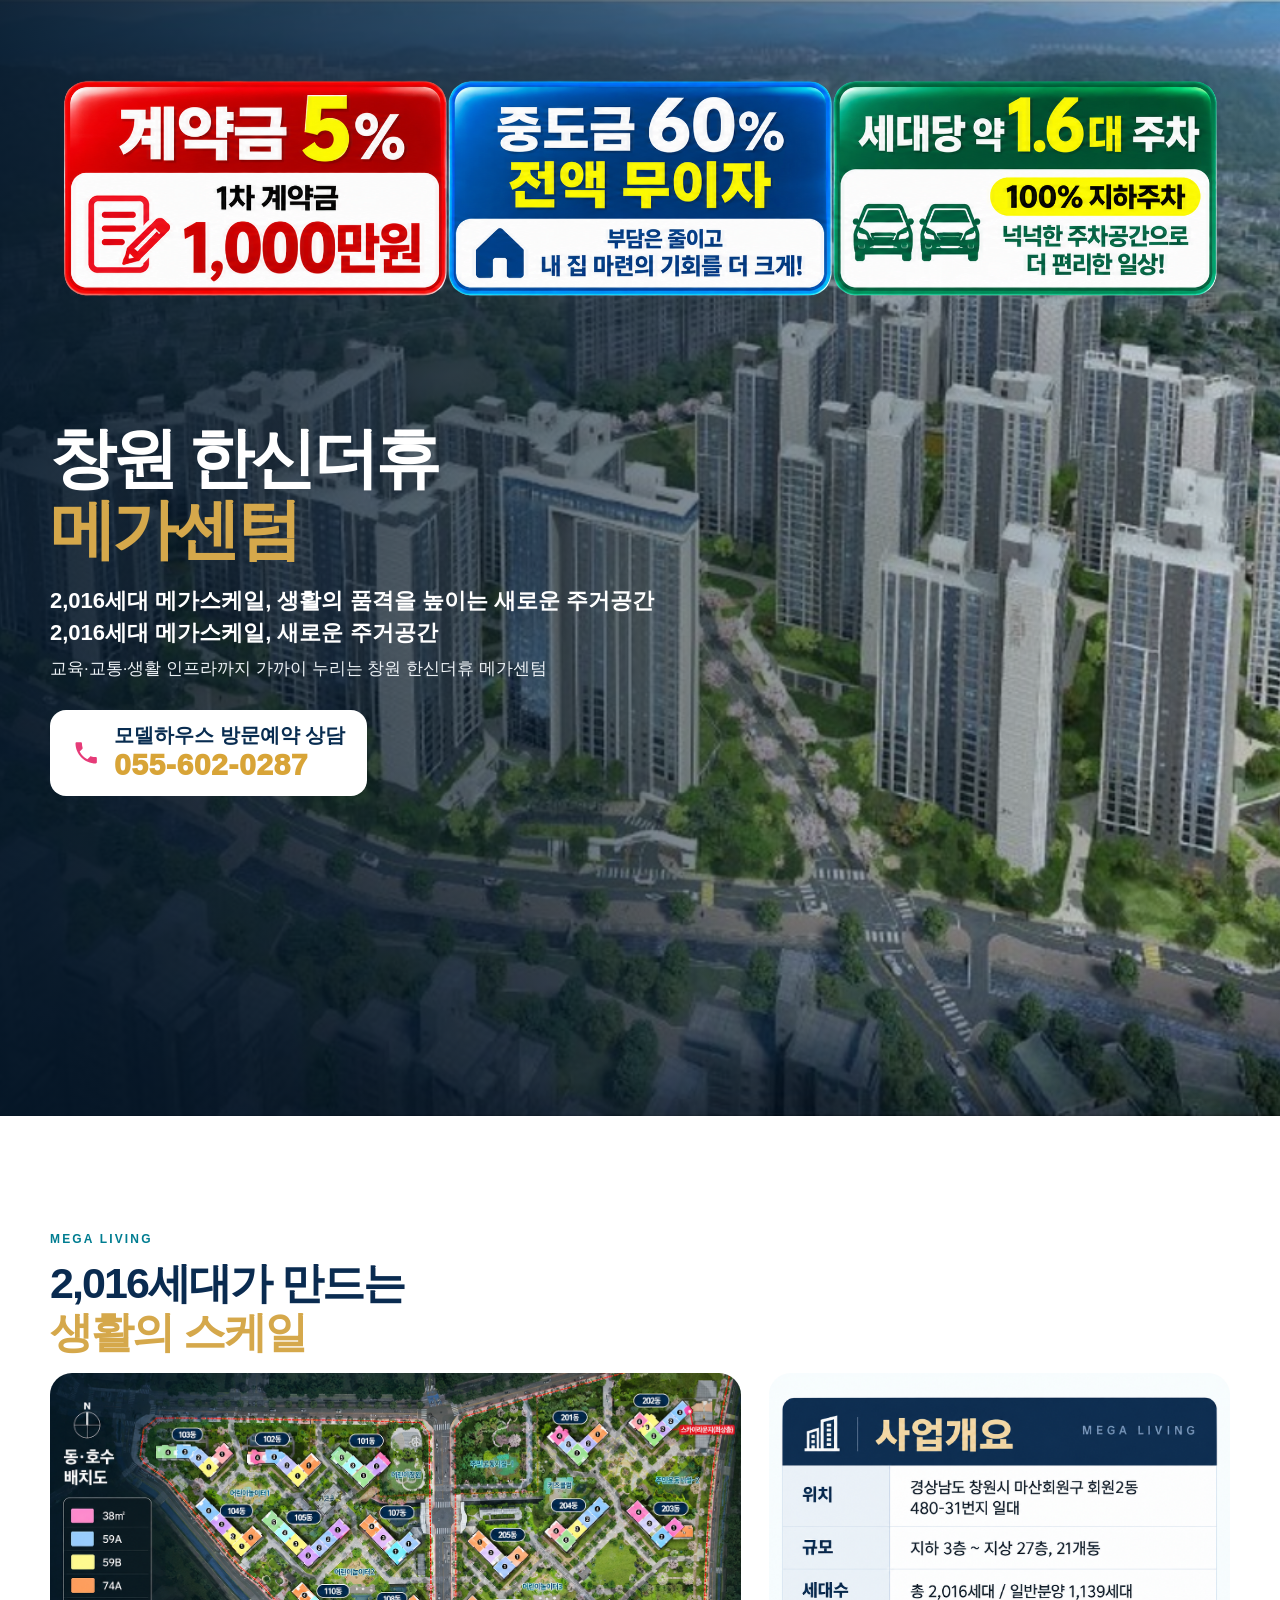
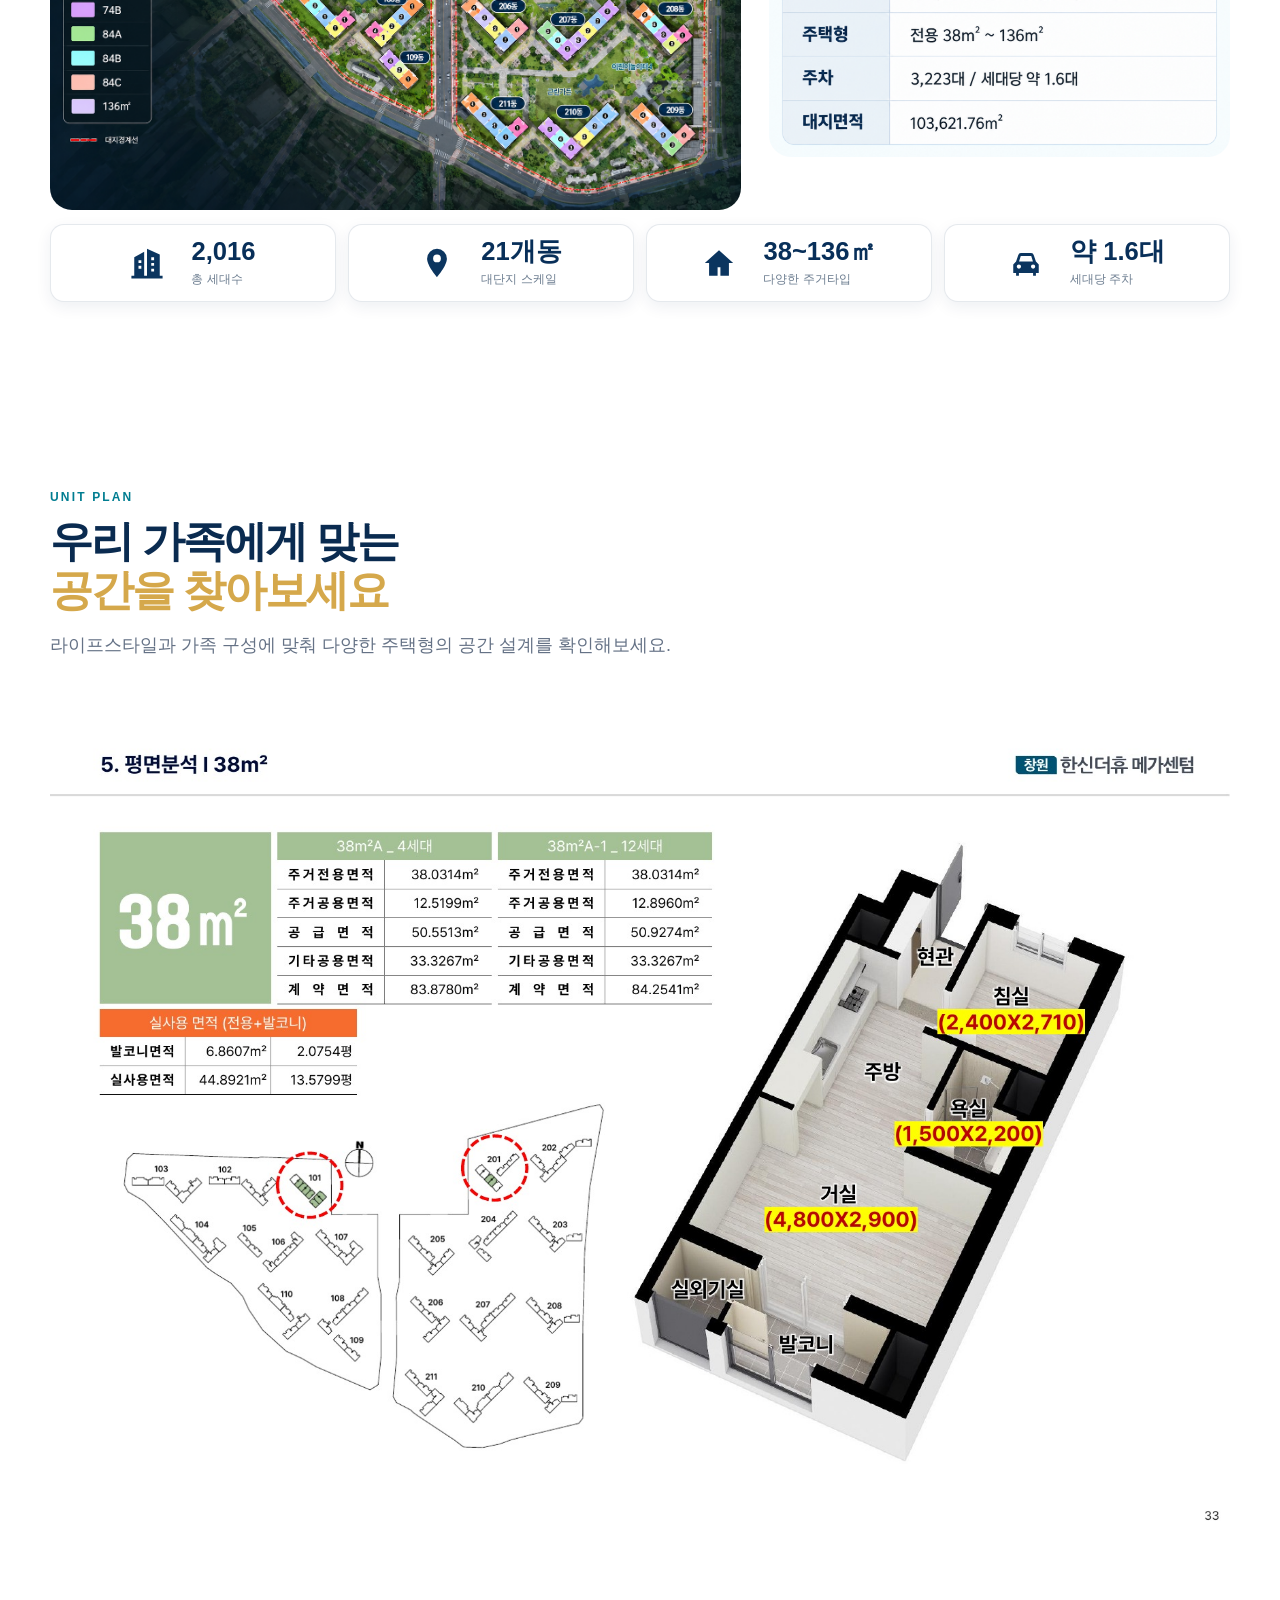
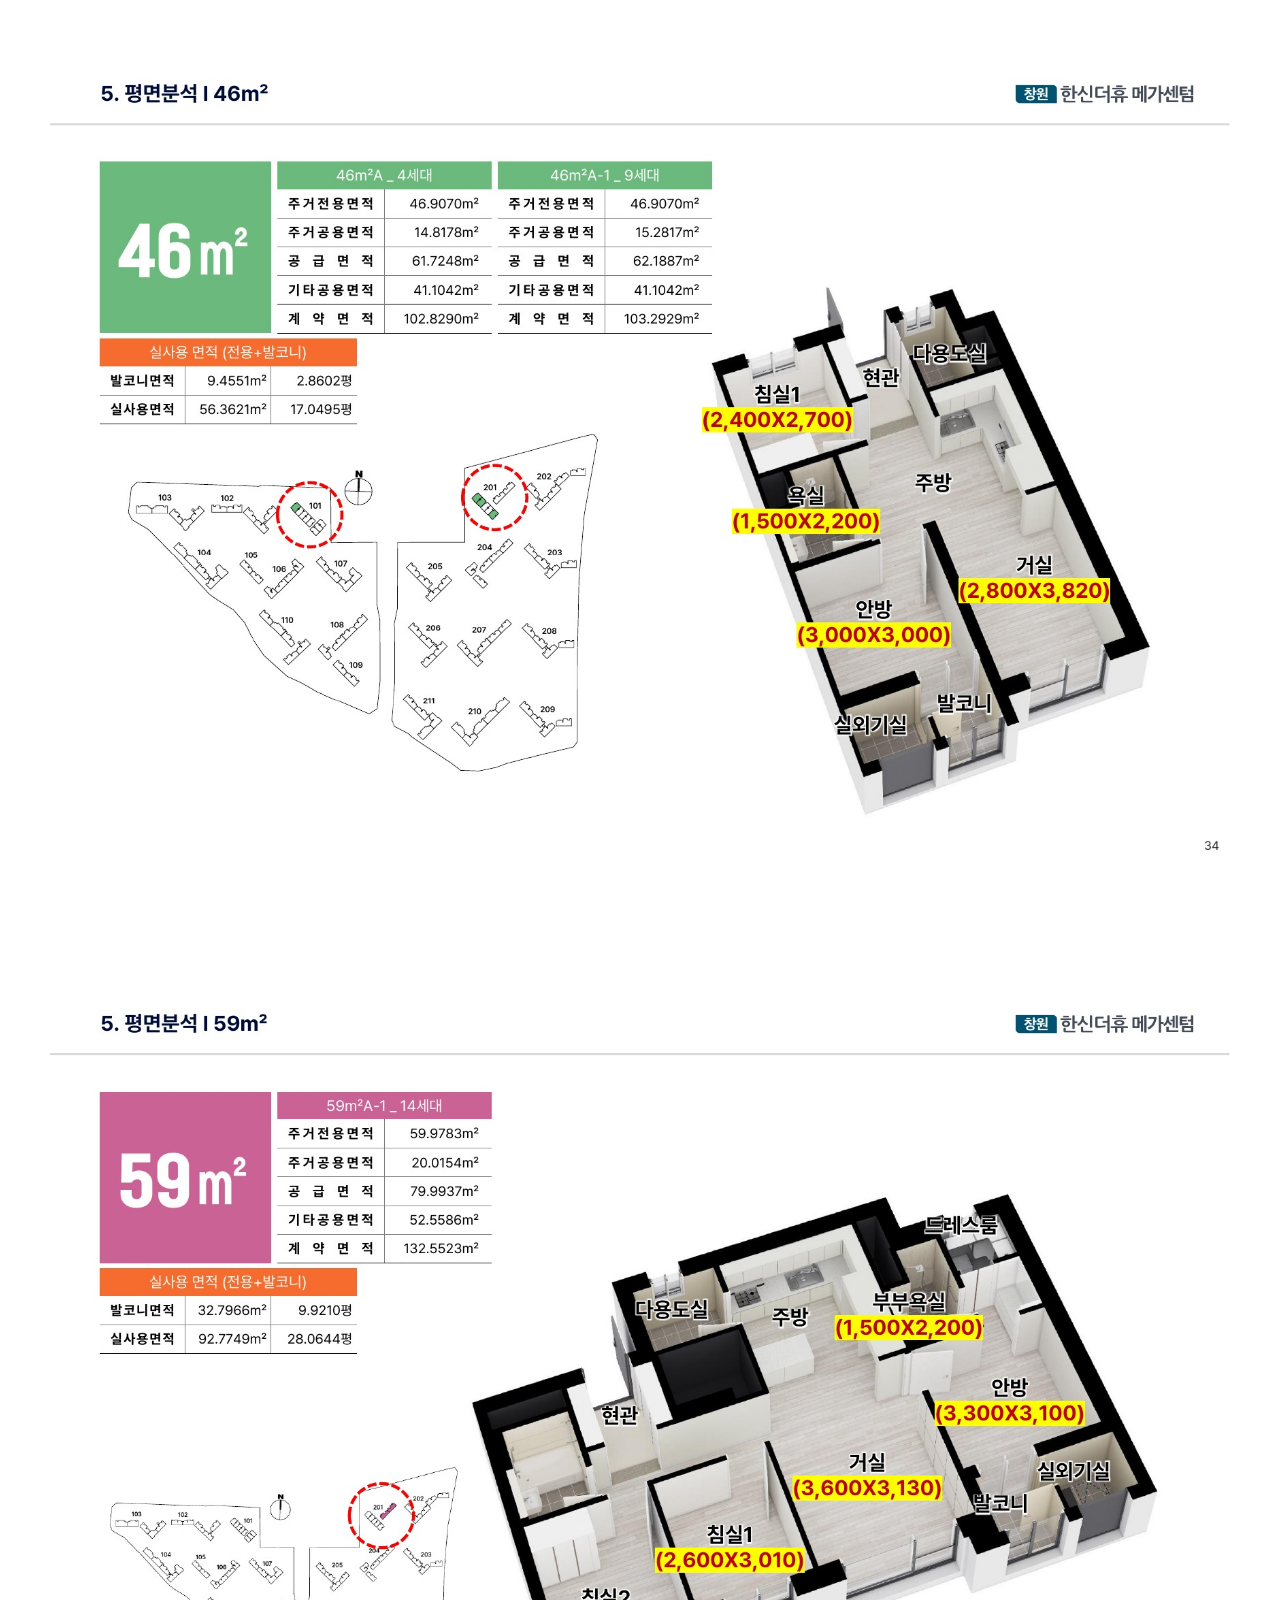
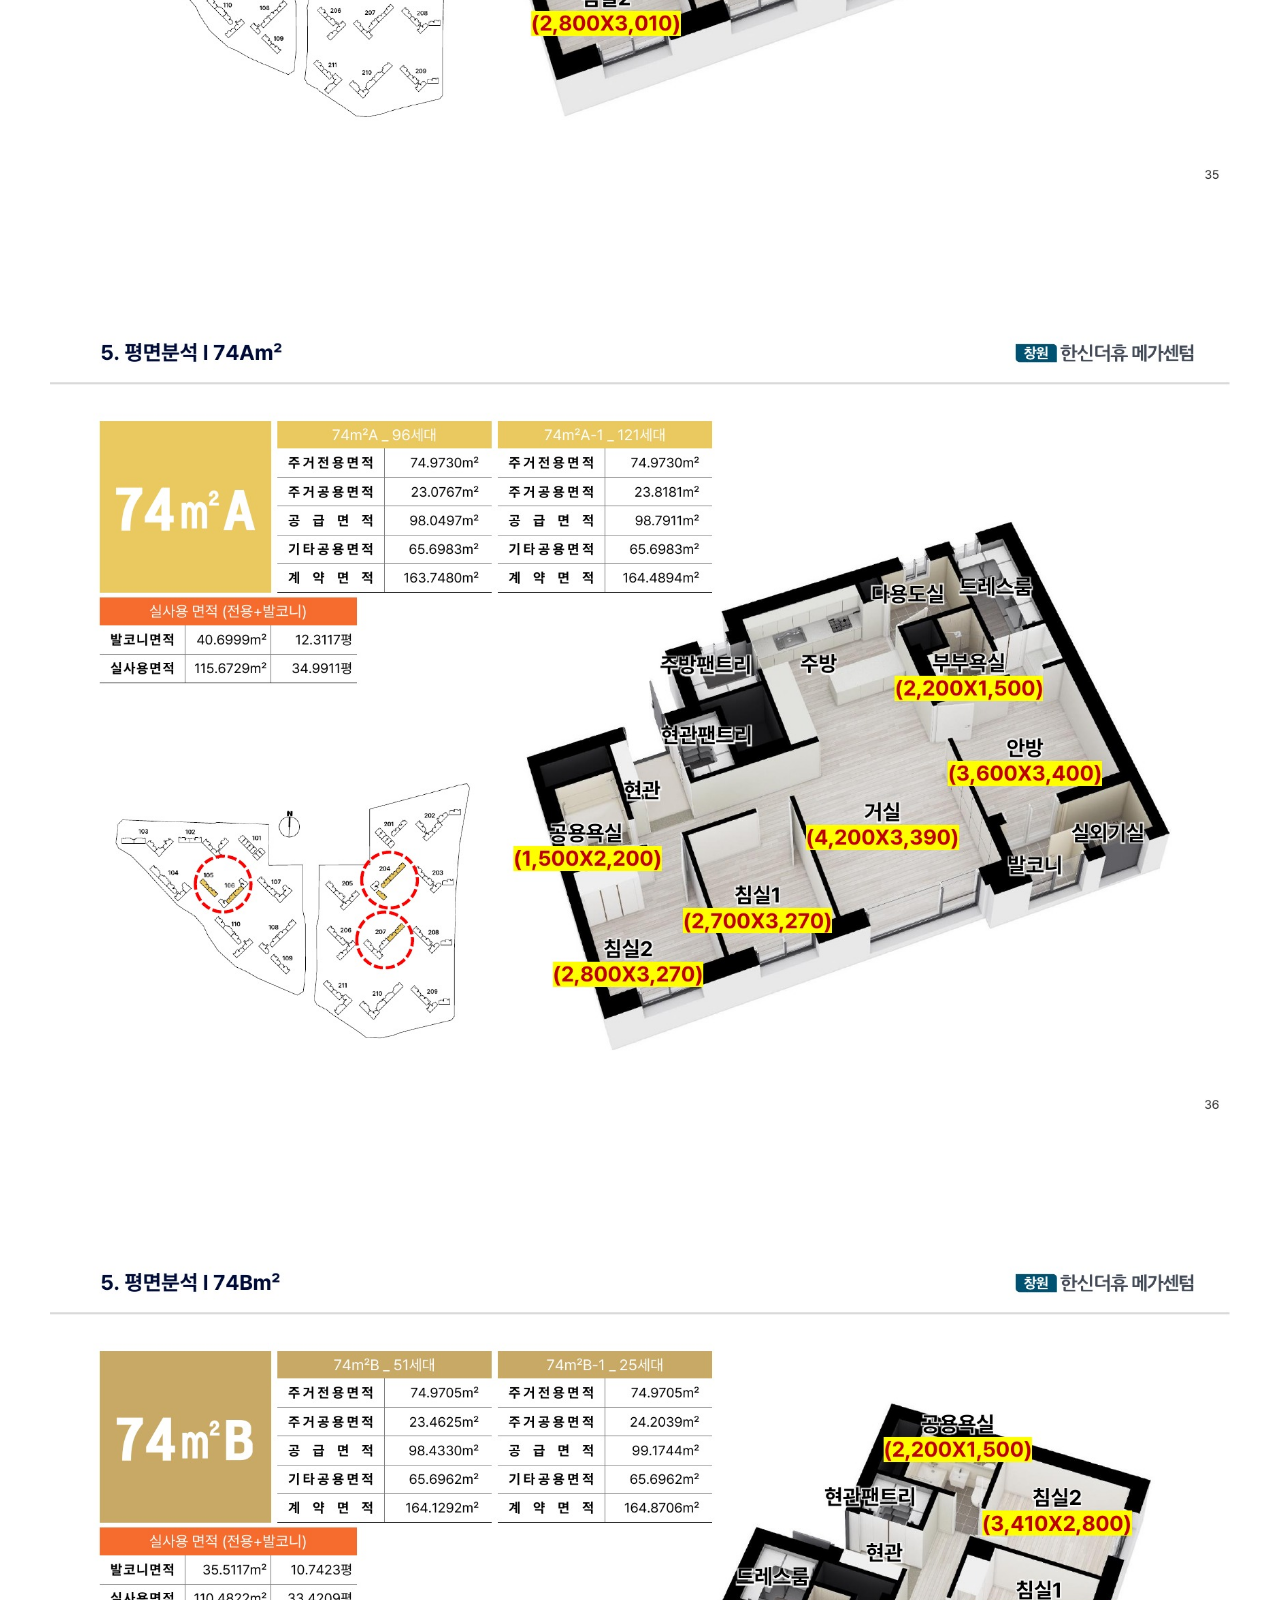
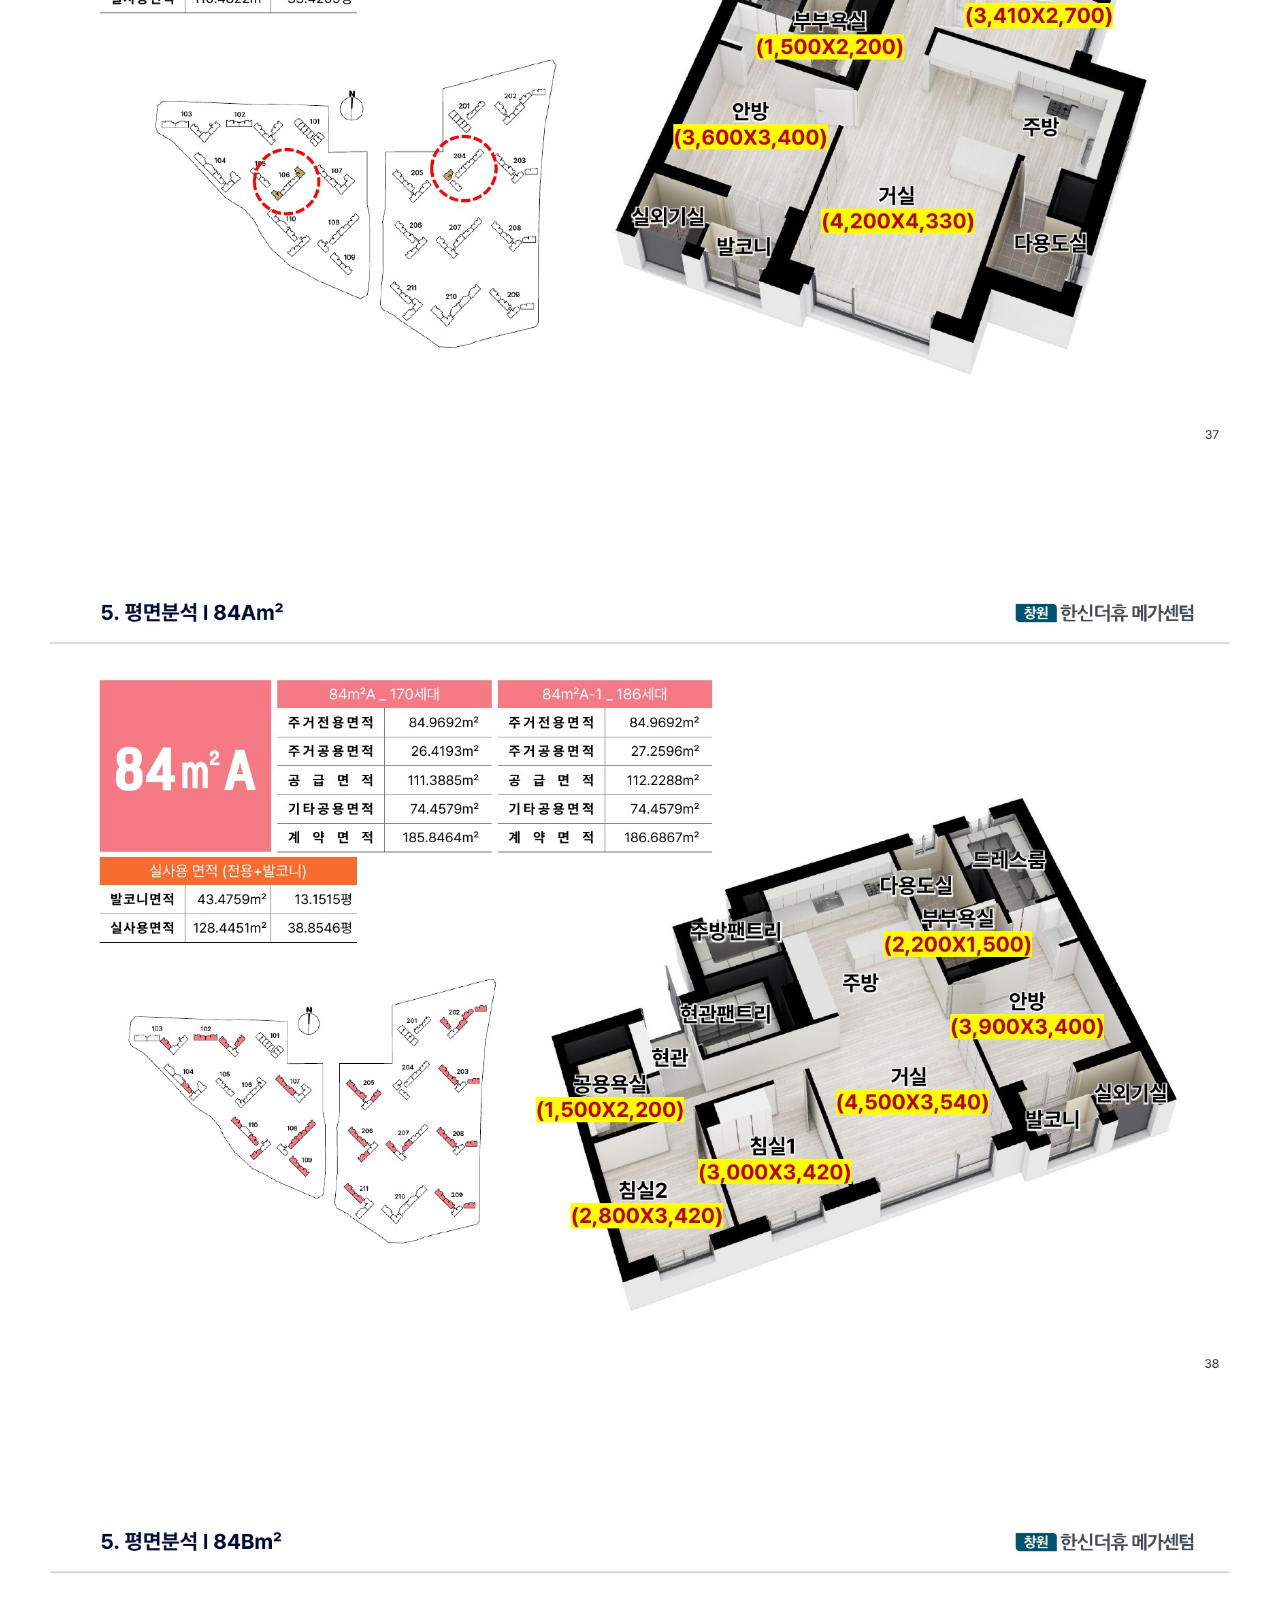
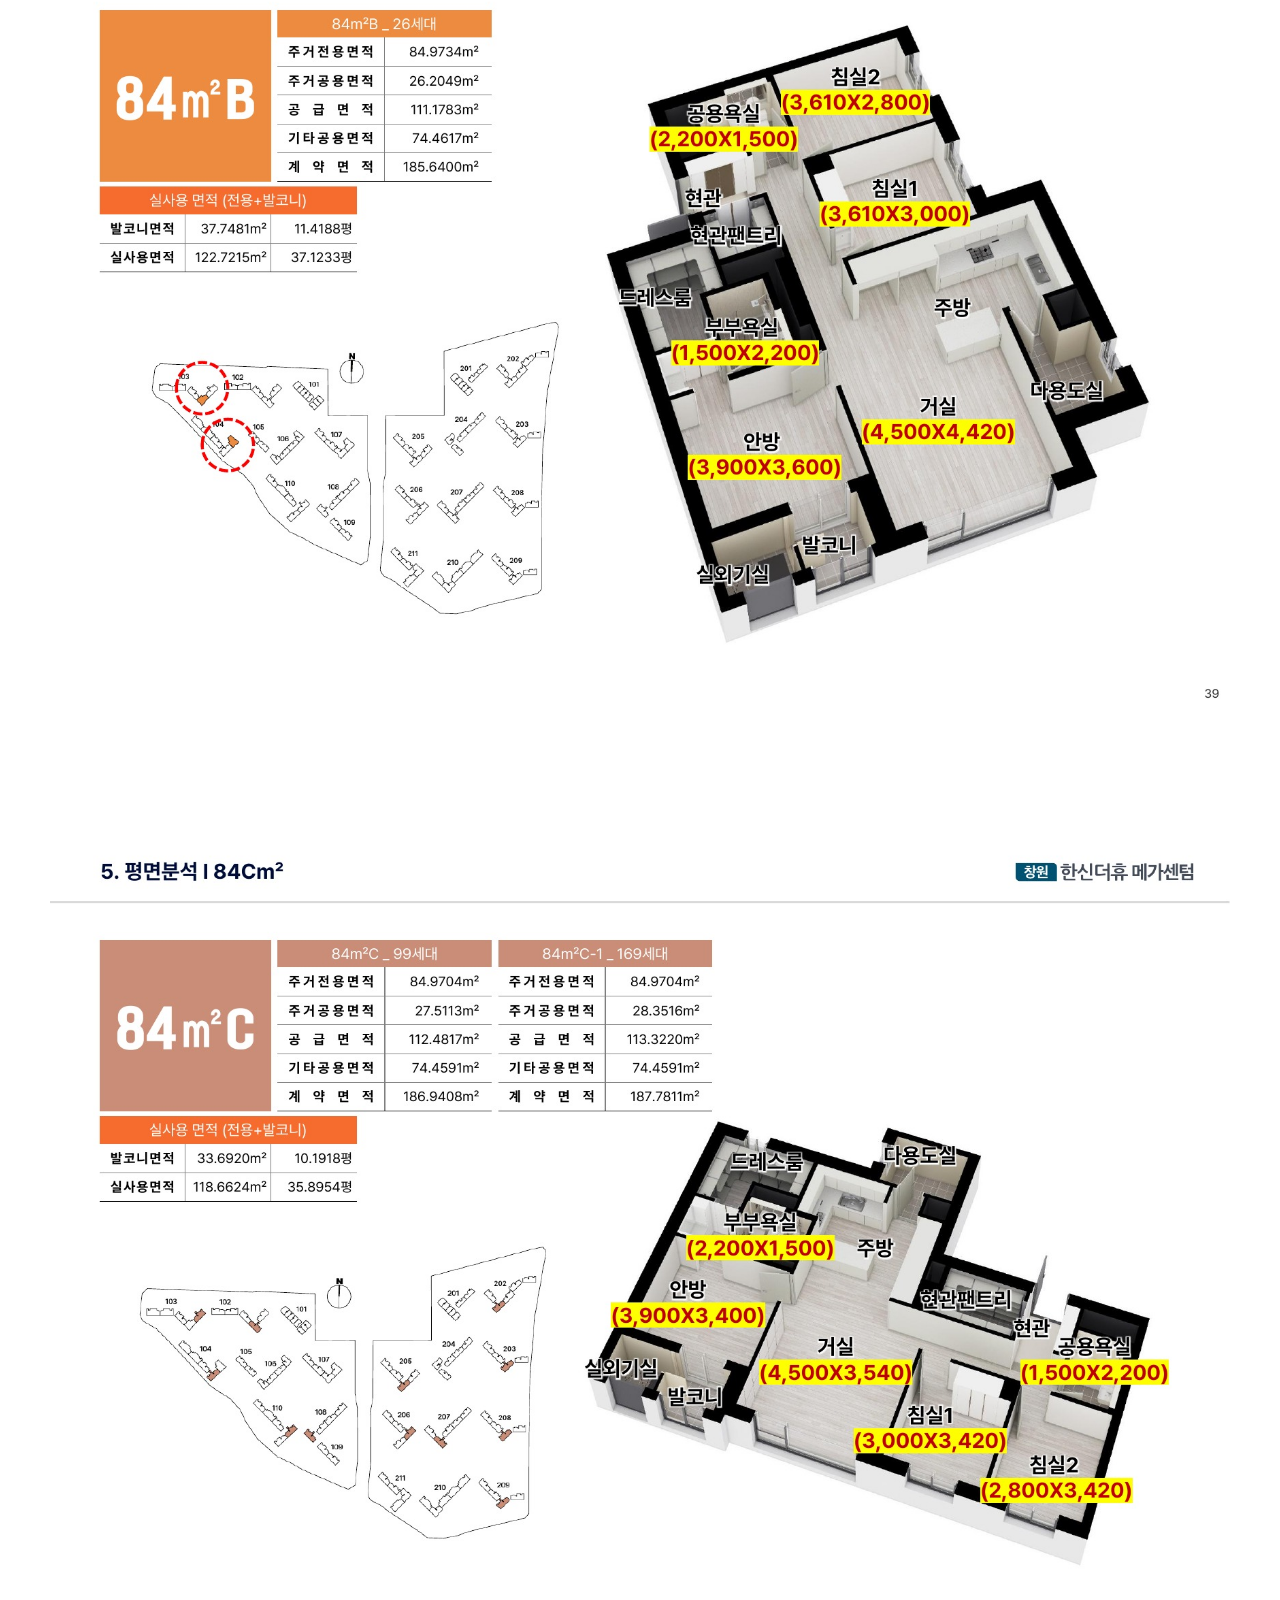
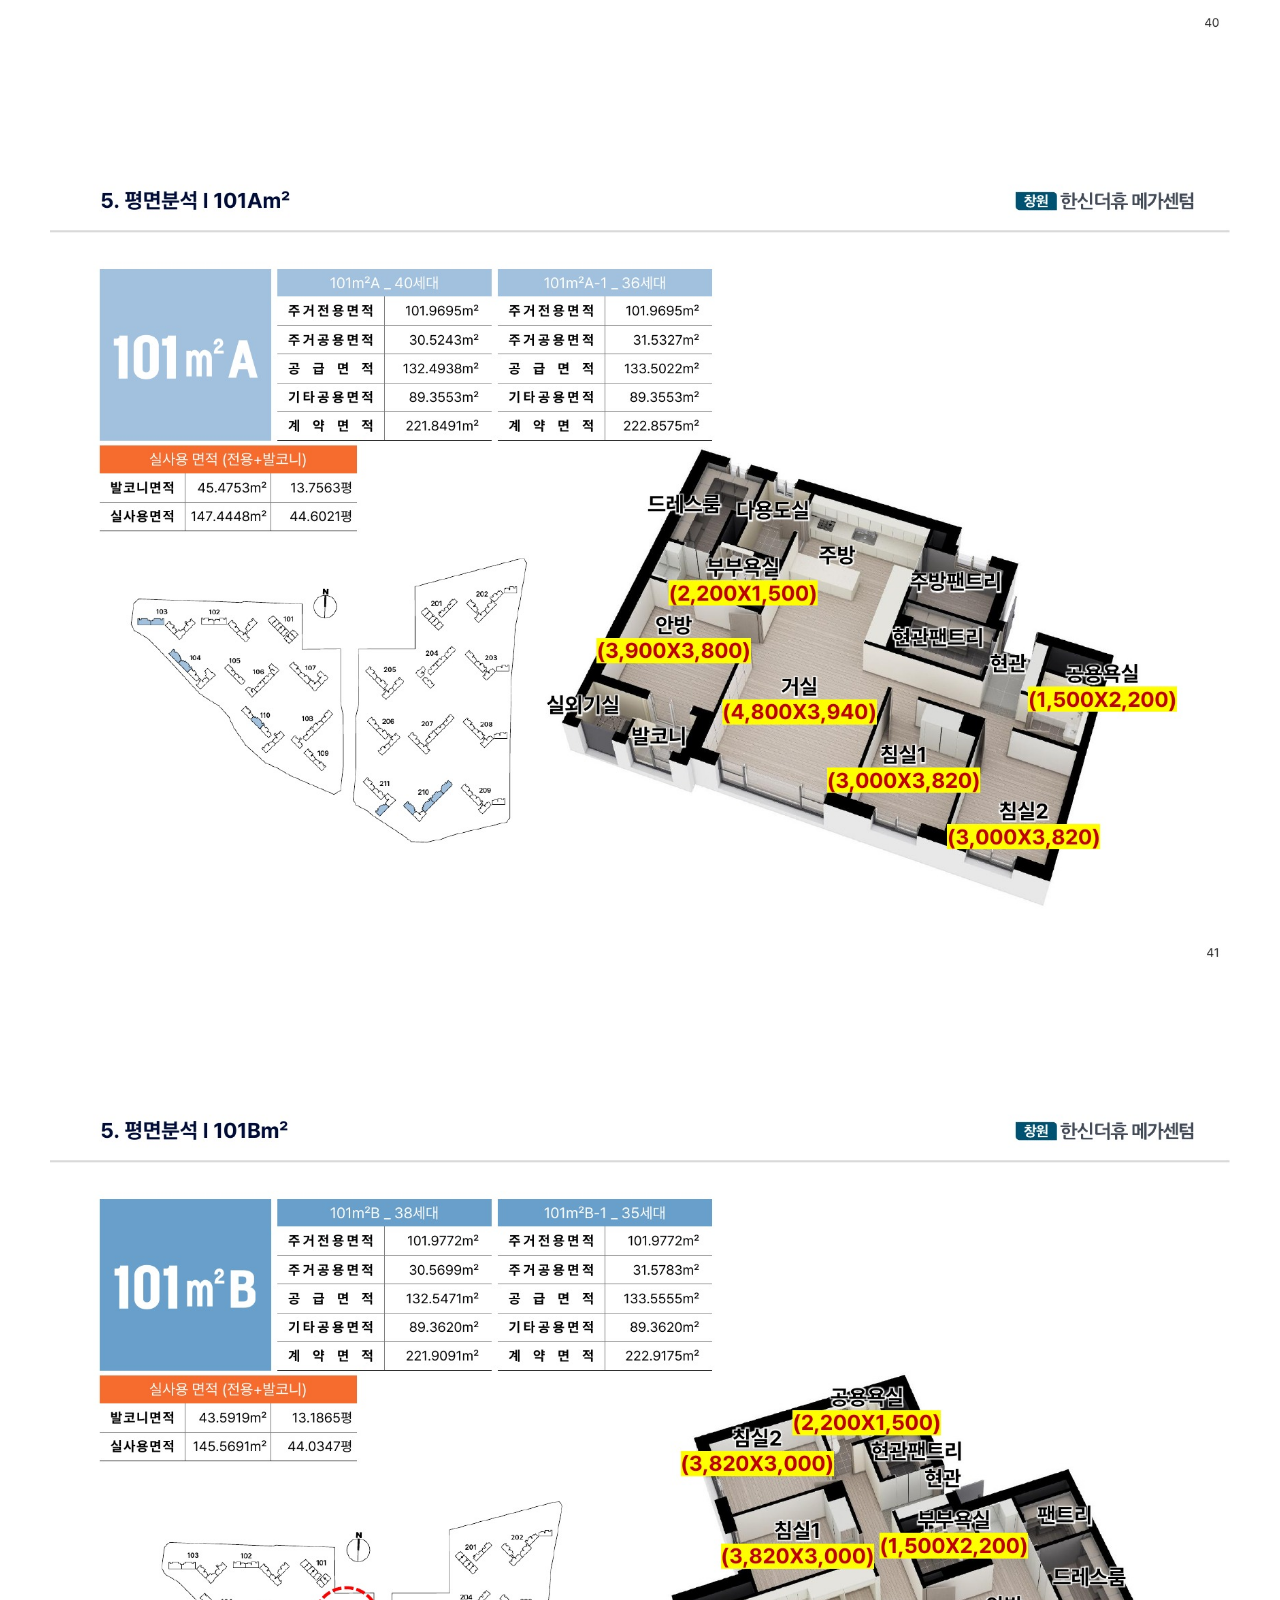
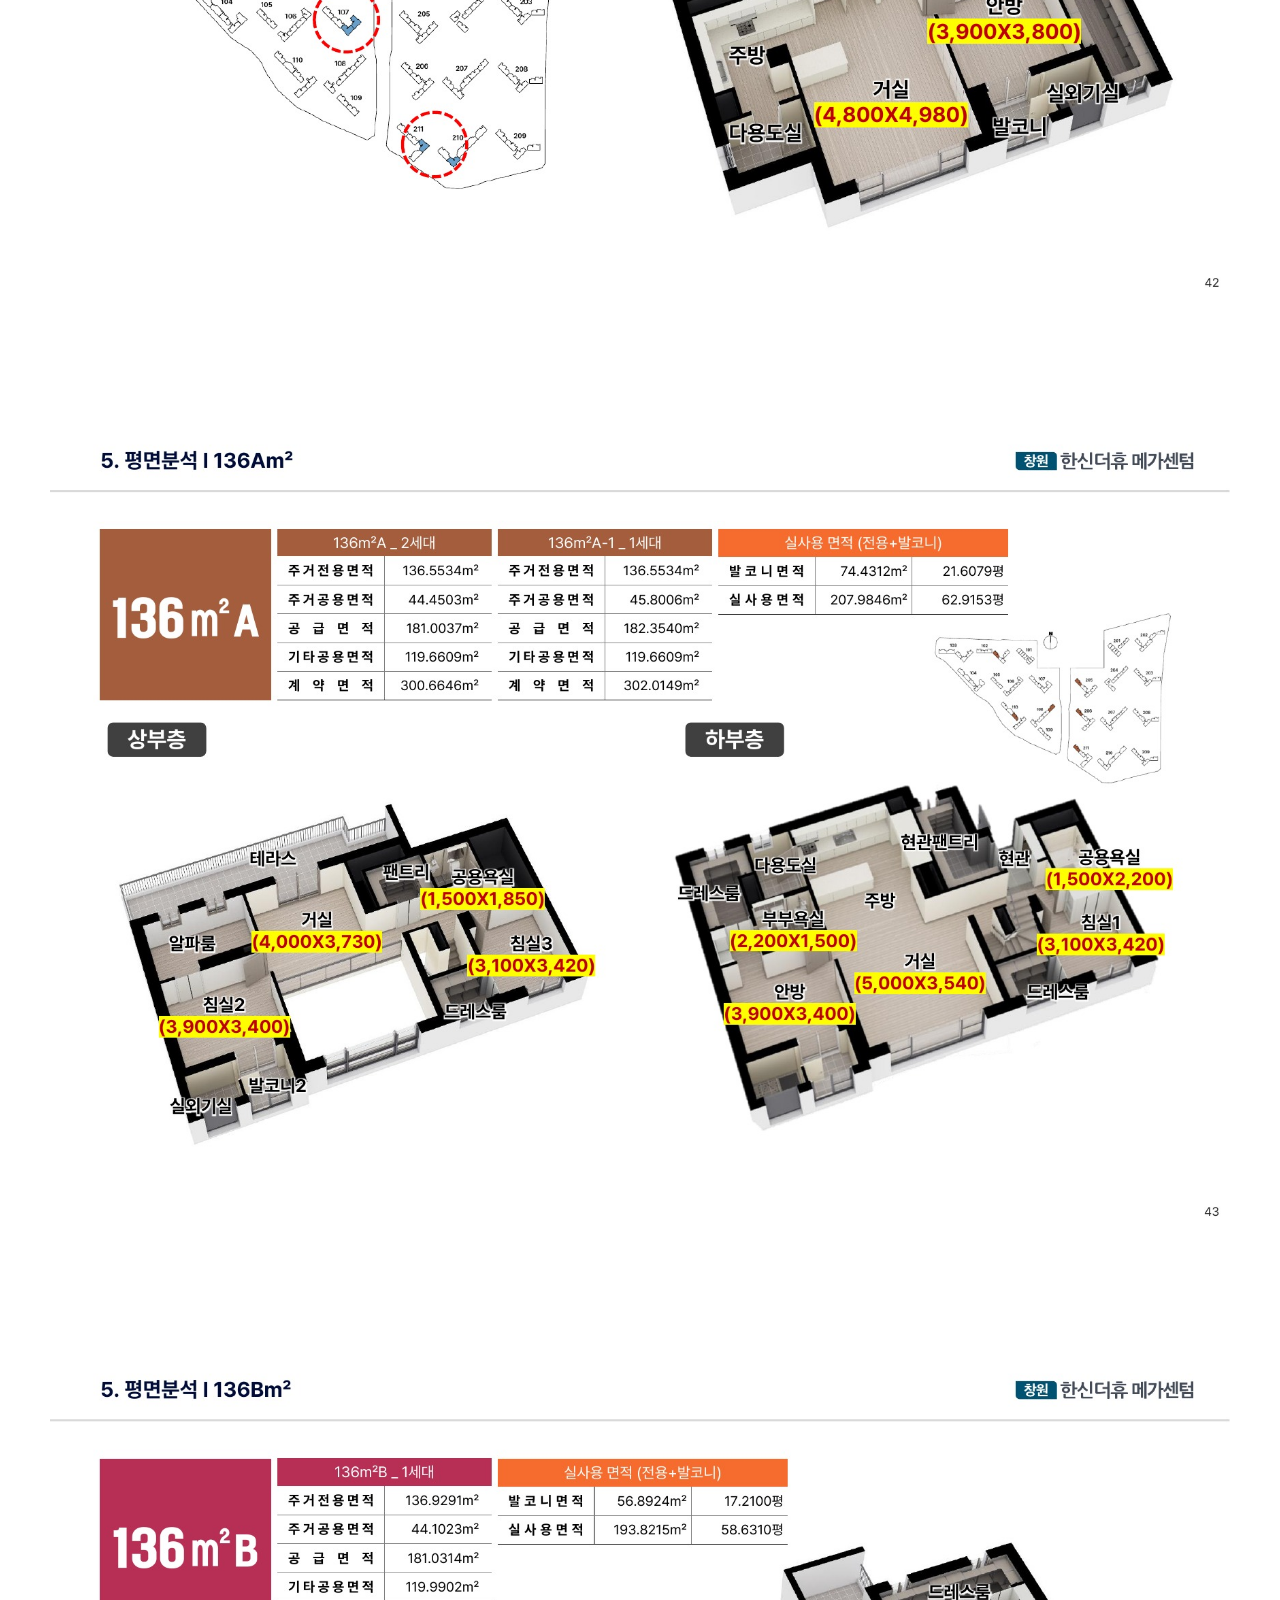
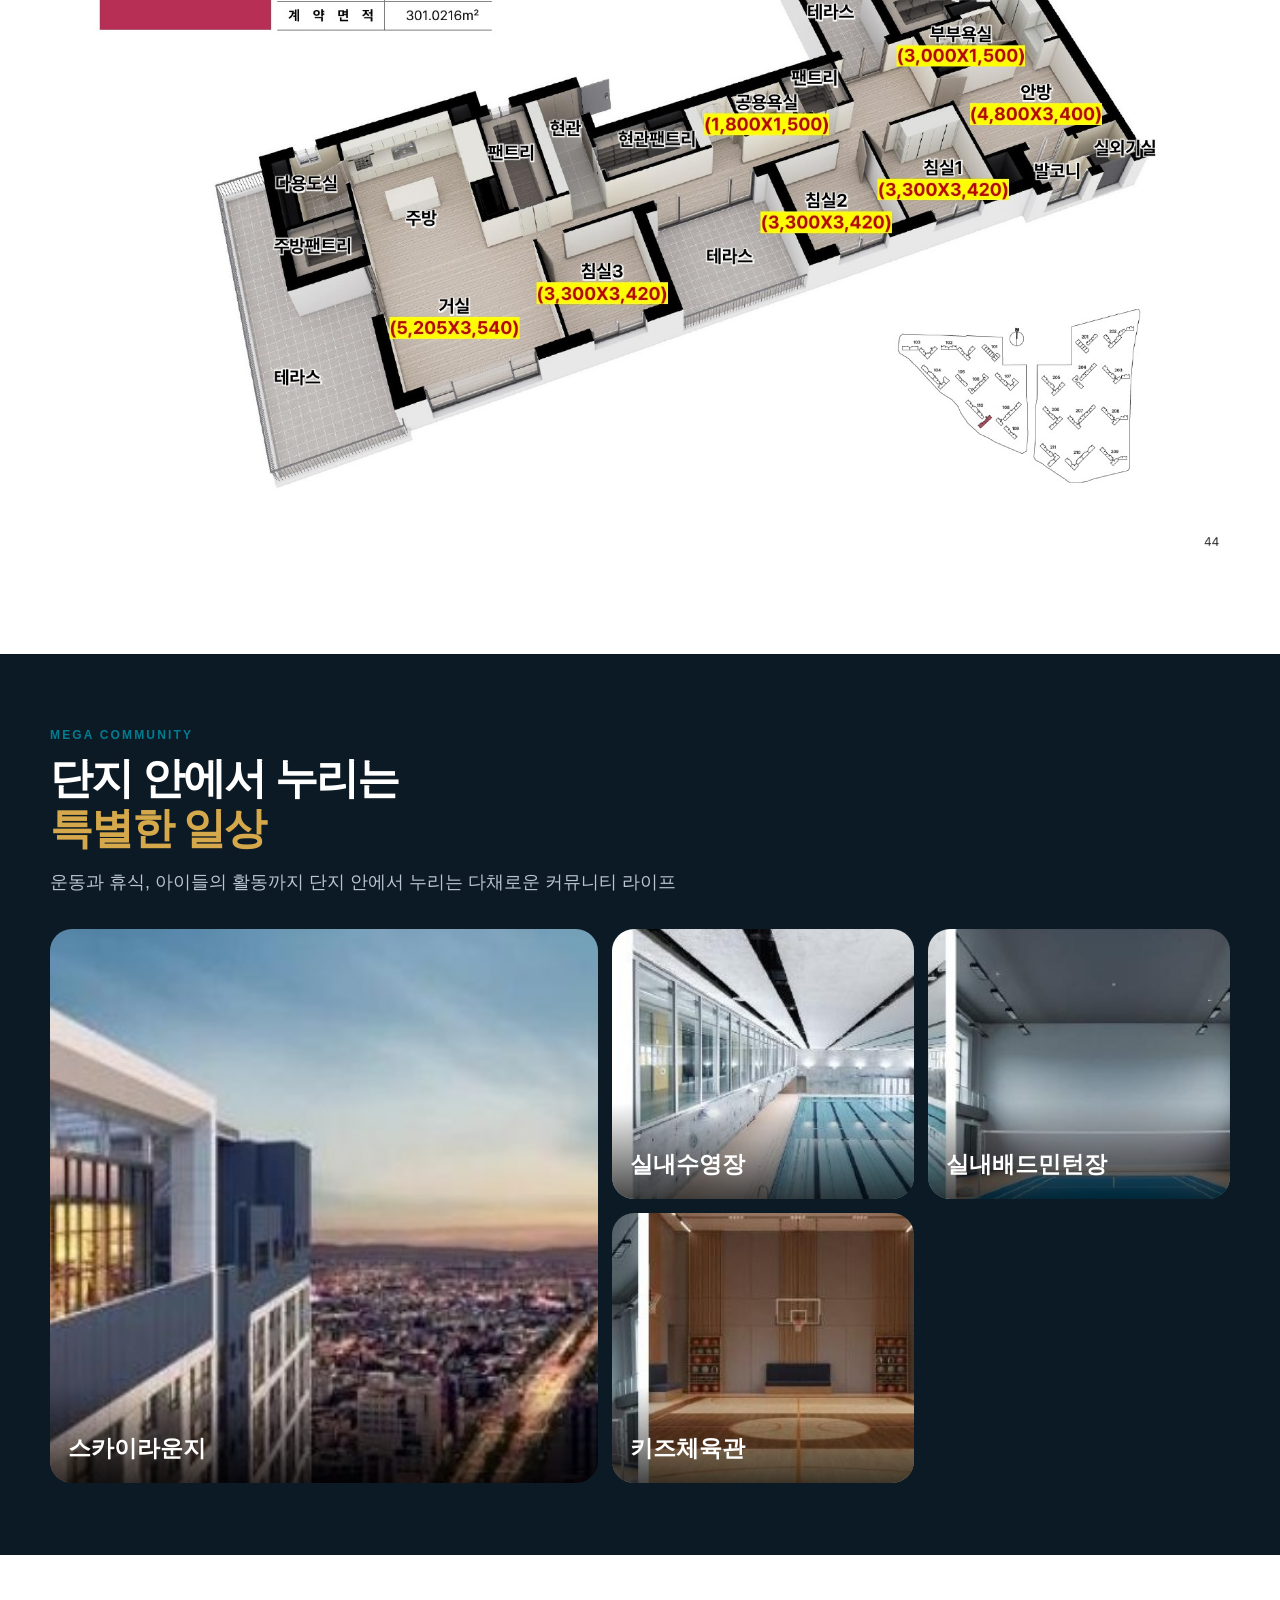
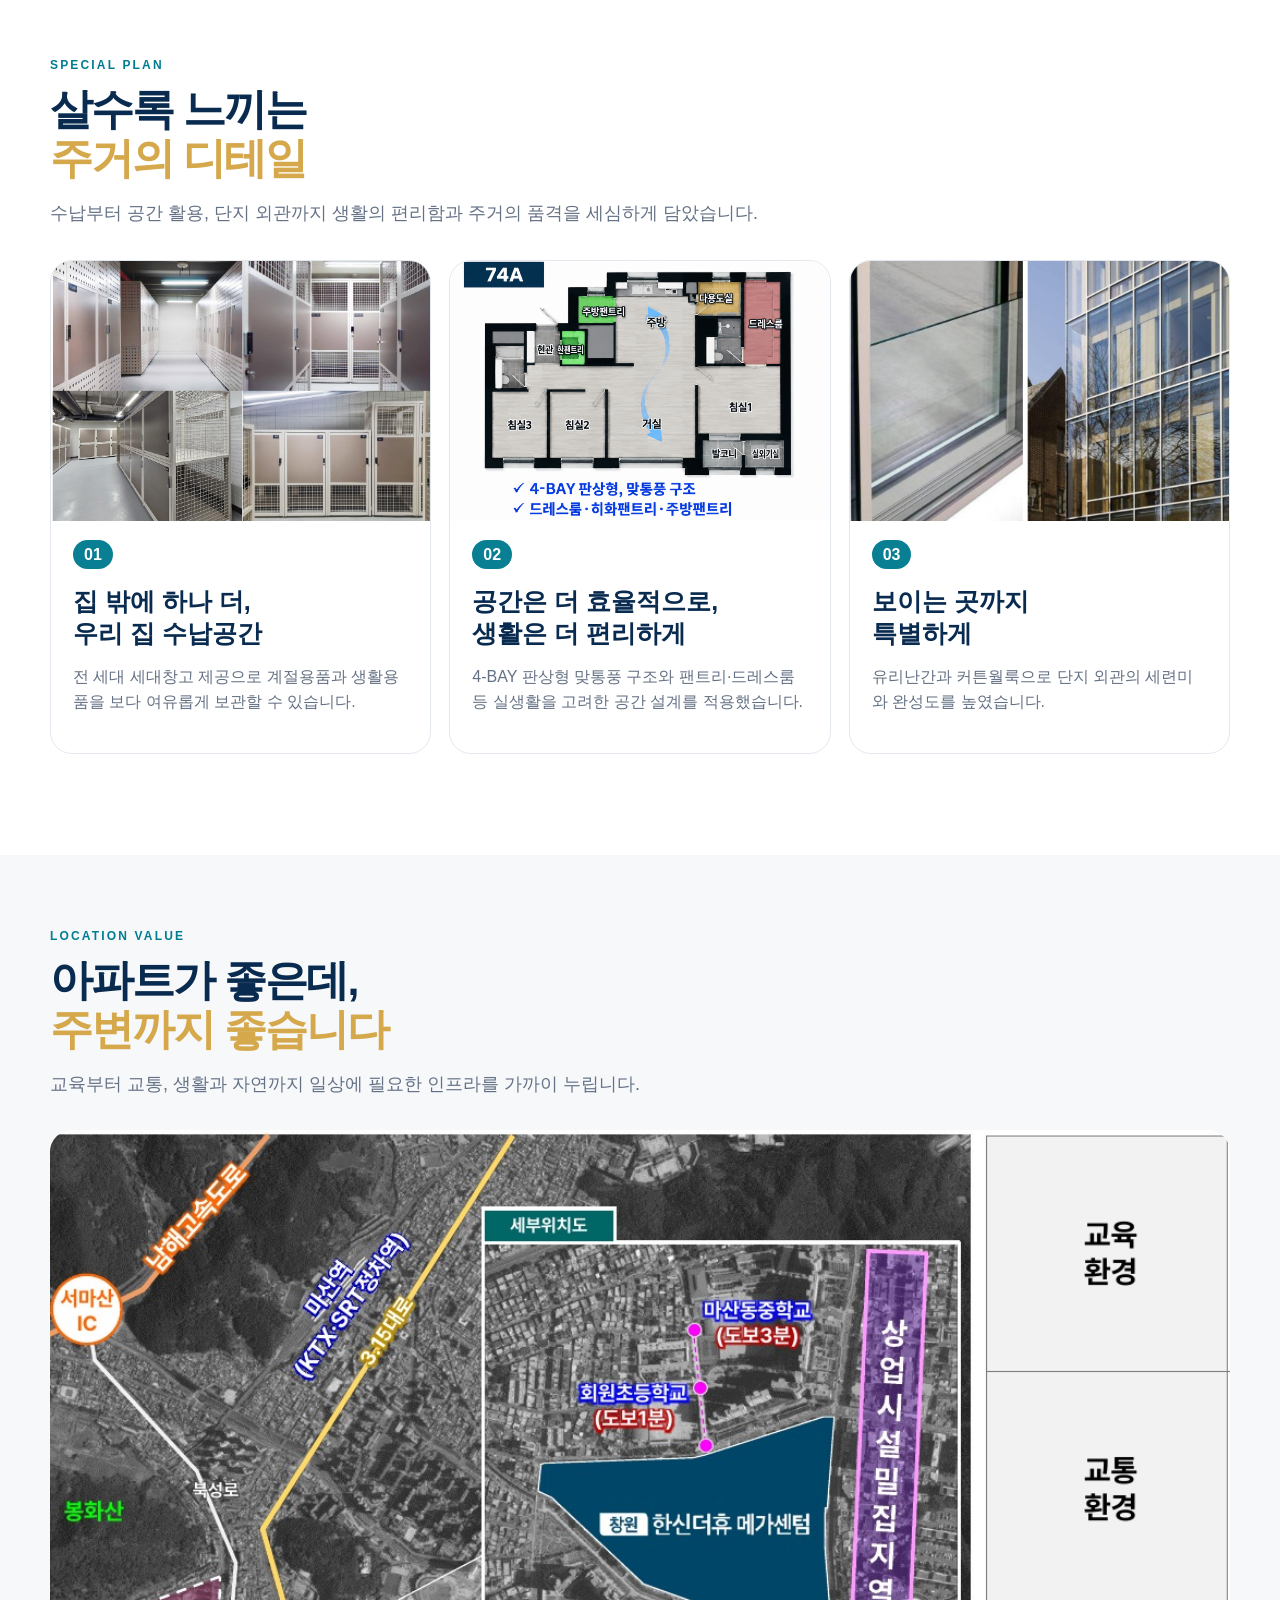
<file: index.html>
<!doctype html>
<html lang="ko">
<head>
  <meta charset="utf-8">
  <meta name="viewport" content="width=device-width, initial-scale=1">
  <meta name="description" content="창원 한신더휴 메가센텀 분양 안내">
  <title>창원 한신더휴 메가센텀</title>
  <link rel="stylesheet" href="css/style.css">  
  <link rel="stylesheet" href="css/custom.css?v=20260917-2">
</head>
<body>
<div id="mc2" data-phone="1555-4940">

  <!-- =========================================================
       01. HERO
       ========================================================= -->
  <section class="hero">
    <img class="hero-bg" src="images/hero.png" alt="창원 한신더휴 메가센텀">
    <div class="hero-shade"></div>

    <div class="wrap hero-in">
      
      <div class="hero-benefit">
        <img src="images/hero-benefit.png"
             alt="계약금 5%, 중도금 60% 전액 무이자, 세대당 약 1.6대 주차">
      </div>    
      
      <h1>
        창원 한신더휴<br>
        <b>메가센텀</b>
      </h1>

      <p class="hero-copy">
        <strong class="hero-copy-desktop">2,016세대 메가스케일, 생활의 품격을 높이는 새로운 주거공간</strong>
        <strong class="hero-copy-mobile">2,016세대 메가스케일, 새로운 주거공간</strong>
        <span class="hero-subcopy">교육·교통·생활 인프라까지 가까이 누리는 창원 한신더휴 메가센텀</span>
      </p>

      <div class="ctas">
        <a class="call hero-call call-card" href="tel:1555-4940" data-contact-tel aria-label="모델하우스 방문예약 상담 1555-4940">
          <span class="phone-icon" aria-hidden="true"></span>
          <span class="call-text"><span class="call-label">모델하우스 방문예약 상담</span><strong class="call-number" data-contact-phone>1555-4940</strong></span>
        </a>
      </div>
     
      
    </div>
  </section>


  <!-- =========================================================
       03. MEGA LIVING / 단지정보
       ========================================================= -->
  <section id="site" class="sec page-section">
    <div class="wrap">
      <div class="k">MEGA LIVING</div>
      <h2>2,016세대가 만드는<br><em>생활의 스케일</em></h2>

      <div class="site-grid">
        <div class="site-left">         
          <img class="site-main" src="images/site-plan.png" alt="단지배치도">

        </div>

        <div class="site-overview-wrap">
          <img class="site-overview" src="images/overview.png" alt="사업개요">
        </div>
      </div>
      <!-- 핵심 사업수치 : HERO가 아닌 MEGA LIVING에서 표시 -->
      <div class="mega-stats" aria-label="단지 핵심 정보">
        <div class="mega-stat"><span class="mega-stat-icon icon-building" aria-hidden="true"></span><span><b data-total-households>2,016</b><small>총 세대수</small></span></div>
        <div class="mega-stat"><span class="mega-stat-icon icon-location" aria-hidden="true"></span><span><b><span data-building-count>21</span>개동</b><small>대단지 스케일</small></span></div>
        <div class="mega-stat"><span class="mega-stat-icon icon-home" aria-hidden="true"></span><span><b data-area-range>38~136㎡</b><small>다양한 주거타입</small></span></div>
        <div class="mega-stat"><span class="mega-stat-icon icon-car" aria-hidden="true"></span><span><b data-parking-per-household>약 1.6대</b><small>세대당 주차</small></span></div>
      </div>

    </div>
  </section>

  <!-- =========================================================
       07. UNIT PLAN
       ※ 각 변수 슬롯에 같은 이름의 평면 이미지를 등록합니다.
       ========================================================= -->
  <section class="sec page-section">
    <div class="wrap">
      <div class="k">UNIT PLAN</div>
      <h2>우리 가족에게 맞는<br><em>공간을 찾아보세요</em></h2>
      <p class="lead">라이프스타일과 가족 구성에 맞춰 다양한 주택형의 공간 설계를 확인해보세요.</p>

      <!-- JS 없이 동작하는 UNIT PLAN : radio + label 방식 -->
      <div class="unit-pages" aria-label="전 평형 평면도">
        <article class="unit-page unit-portrait"><img src="images/unit-38.jpg" alt="38㎡ 주택형 평면도"></article>
        <article class="unit-page unit-portrait"><img src="images/unit-46.jpg" alt="46㎡ 주택형 평면도"></article>
        <article class="unit-page unit-landscape"><img src="images/unit-59.jpg" alt="59㎡ 주택형 평면도"></article>
        <article class="unit-page unit-landscape"><img src="images/unit-74a.jpg" alt="74A㎡ 주택형 평면도"></article>
        <article class="unit-page unit-landscape"><img src="images/unit-74b.jpg" alt="74B㎡ 주택형 평면도"></article>
        <article class="unit-page unit-landscape"><img src="images/unit-84a.jpg" alt="84A㎡ 주택형 평면도"></article>
        <article class="unit-page unit-landscape"><img src="images/unit-84b.jpg" alt="84B㎡ 주택형 평면도"></article>
        <article class="unit-page unit-landscape unit-84c"><img src="images/unit-84c.jpg" alt="84C㎡ 주택형 평면도"></article>
        <article class="unit-page unit-landscape"><img src="images/unit-101a.jpg" alt="101A㎡ 주택형 평면도"></article>
        <article class="unit-page unit-landscape"><img src="images/unit-101b.jpg" alt="101B㎡ 주택형 평면도"></article>
        <article class="unit-page unit-wide unit-136"><img src="images/unit-136a.jpg" alt="136A㎡ 주택형 평면도"></article>
        <article class="unit-page unit-wide unit-136"><img src="images/unit-136b.jpg" alt="136B㎡ 주택형 평면도"></article>
      </div>
    </div>
  </section>

  <!-- =========================================================
       04. COMMUNITY
       ========================================================= -->
  <section class="sec dark page-section">
    <div class="wrap">
      <div class="k">MEGA COMMUNITY</div>
      <h2>단지 안에서 누리는<br><em>특별한 일상</em></h2>
      <p class="lead">운동과 휴식, 아이들의 활동까지 단지 안에서 누리는 다채로운 커뮤니티 라이프</p>

      <div class="community">
        <article class="sky">
          <img src="images/sky.jpg" alt="스카이라운지">
          <div>
            <b>스카이라운지</b>
          </div>
        </article>

        <article class="pool">
          <img src="images/pool.jpg" alt="실내수영장">
          <div>
            <b>실내수영장</b>
          </div>
        </article>

        <article class="badminton">
          <img src="images/badminton.jpg" alt="실내배드민턴장">
          <div>
            <b>실내배드민턴장</b>
          </div>
        </article>

        <article class="kids">
          <img src="images/kids.jpg" alt="키즈체육관">
          <div>
            <b>키즈체육관</b>
          </div>
        </article>
      </div>
    </div>
  </section>

  <!-- =========================================================
       05. SPECIAL PLAN
       ========================================================= -->
  <section class="sec page-section">
    <div class="wrap">
      <div class="k">SPECIAL PLAN</div>
      <h2>살수록 느끼는<br><em>주거의 디테일</em></h2>
      <p class="lead">수납부터 공간 활용, 단지 외관까지 생활의 편리함과 주거의 품격을 세심하게 담았습니다.</p>

      <div class="special">
        <article>
          <img src="images/storage.jpg" alt="전 세대 세대창고">
          <div>
            <i>01</i>
            <h3>집 밖에 하나 더,<br>우리 집 수납공간</h3>
            <p>전 세대 세대창고 제공으로 계절용품과 생활용품을 보다 여유롭게 보관할 수 있습니다.</p>
          </div>
        </article>

        <article>
          <img src="images/plan.png" alt="4-BAY 판상형 평면">
          <div>
            <i>02</i>
            <h3>공간은 더 효율적으로,<br>생활은 더 편리하게</h3>
            <p>4-BAY 판상형 맞통풍 구조와 팬트리·드레스룸 등 실생활을 고려한 공간 설계를 적용했습니다.</p>
          </div>
        </article>

        <article>
          <img src="images/facade.jpg" alt="유리난간과 커튼월룩">
          <div>
            <i>03</i>
            <h3>보이는 곳까지<br>특별하게</h3>
            <p>유리난간과 커튼월룩으로 단지 외관의 세련미와 완성도를 높였습니다.</p>
          </div>
        </article>
      </div>
    </div>
  </section>

  <!-- =========================================================
       06. LOCATION VALUE
       ========================================================= -->
  <section class="sec location page-section">
    <div class="wrap">
      <div class="k">LOCATION VALUE</div>
      <h2>아파트가 좋은데,<br><em>주변까지 좋습니다</em></h2>
      <p class="lead">교육부터 교통, 생활과 자연까지 일상에 필요한 인프라를 가까이 누립니다.</p>

      <img class="loc-main" src="images/location.jpg" alt="입지종합도">

    </div>
  </section>

  <!-- =========================================================
       08. CONSULTATION
       담당자명/전화번호는 변수 2개만 수정하면 전체에 일괄 반영됩니다.
       ========================================================= -->
  <section class="consult page-section">
    <div class="wrap">
      <small>CONSULTATION</small>
      <div class="ctas center">
        <a class="call consult-call call-card" href="tel:1555-4940" data-contact-tel aria-label="모델하우스 방문예약 상담 1555-4940">
          <span class="phone-icon" aria-hidden="true"></span>
          <span class="call-text"><span class="call-label">모델하우스 방문예약 상담</span><strong class="call-number" data-contact-phone>1555-4940</strong></span>
        </a>
      </div>

      <div class="notice notice-in-consult">
        <p>① 상기 CG 및 이미지는 소비자의 이해를 돕기 위해 제작된 것으로 실제와 다르며 인·허가 과정에서 다소 변경될 수 있으니 견본주택을 방문하시어 직접 확인하시기 바랍니다.</p>
        <p>② 홈페이지의 제작과정상 오탈자 등 오류가 있을 수 있으므로 계약 시 반드시 확인하시기 바랍니다.</p>
        <p>③ 상기 설계관련 내용은 향후 인·허가 과정 및 실시공 시 일부 변경될 수 있으니, 계약 시 꼭 확인하시기 바랍니다.</p>
      </div>
    </div>
  </section>

  <!-- 모바일 고정 액션바 -->
  <nav class="mobile" aria-label="모바일 빠른 메뉴">
    <a class="mobile-call" href="tel:1555-4940" data-contact-tel><span class="phone-icon" aria-hidden="true"></span> 전화상담 <span data-contact-phone>1555-4940</span></a>
    <a class="mobile-register" href="reservation.html">👤 관심고객등록</a>
  </nav>

</div>


<script src="js/site-config.js?v=20260913-4"></script>
<script src="js/site-common.js?v=20260913-4"></script>
</body>
</html>
</file>
<file: css/style.css>
/* ============================================================
   00. BASE
   ============================================================ */
#mc2 {
  font-family: Arial, "Noto Sans KR", sans-serif;
  color: #0a2b50;
  background: #fff;
  line-height: 1.55;
}

#mc2 * { box-sizing: border-box; }
#mc2 img { display: block; max-width: 100%; }
#mc2 a { text-decoration: none; }
#mc2 .wrap { width: min(1180px, calc(100% - 36px)); margin: auto; }

/* 공통 섹션 */
#mc2 .sec { padding: 90px 0; }
#mc2 .k {
  font-size: 12px;
  letter-spacing: .18em;
  color: #007d91;
  font-weight: 900;
}
#mc2 .sec h2 {
  font-size: 43px;
  line-height: 1.15;
  letter-spacing: -.045em;
  margin: 10px 0 16px;
}
#mc2 em { font-style: normal; color: #d5a84b; }
#mc2 .lead { font-size: 18px; color: #657286; margin: 0 0 32px; }

/* 공통 버튼 */
#mc2 .ctas {
  display: flex;
  gap: 12px;
  flex-wrap: wrap;
  margin-top: 28px;
}
#mc2 .ctas a {
  display: inline-flex;
  align-items: center;
  justify-content: center;
  padding: 15px 22px;
  border-radius: 16px;
  font-weight: 900;
}
#mc2 .call { background: #fff; color: #0a2b50; }
#mc2 .sms { background: #c9a052; color: #fff; }
#mc2 .info { border: 1px solid #ffffff99; color: #fff; background: #092b4a99; }

/* ============================================================
   01. HERO
   ============================================================ */
#mc2 .hero {
  min-height: 720px;
  position: relative;
  display: flex;
  align-items: center;
  background: #071c32;
  overflow: hidden;
}
#mc2 .hero-bg {
  position: absolute;
  inset: 0;
  width: 100%;
  height: 100%;
  object-fit: cover;
}
#mc2 .hero-shade {
  position: absolute;
  inset: 0;
  background: linear-gradient(90deg, rgba(4,22,40,.9), rgba(4,22,40,.55) 48%, rgba(4,22,40,.12));
}
#mc2 .hero-in {
  position: relative;
  z-index: 2;
  color: #fff;
  padding: 70px 0 100px;
}
#mc2 .badge {
  display: inline-block;
  border: 1px solid #ffffff66;
  border-radius: 999px;
  padding: 10px 16px;
  font-weight: 700;
}
#mc2 .hero h1 {
  font-size: 66px;
  line-height: 1.08;
  letter-spacing: -.06em;
  margin: 28px 0 20px;
}
#mc2 .hero h1 b { color: #d5a84b; }
#mc2 .hero-copy { max-width: 720px; margin: 0; }
#mc2 .hero-copy strong { display: block; font-size: 22px; line-height: 1.45; }
#mc2 .hero-copy span { display: block; font-size: 17px; margin-top: 7px; color: #edf2f6; }
#mc2 .hero-note {
  position: absolute;
  z-index: 3;
  left: 0;
  right: 0;
  bottom: 0;
  background: #061522c9;
  color: #dce6ef;
  font-size: 11px;
  padding: 10px 18px;
  text-align: center;
}

/* ============================================================
   02. QUICK STATS
   ============================================================ */
#mc2 .stats {
  display: grid;
  grid-template-columns: repeat(4, 1fr);
  gap: 14px;
  margin-top: -42px;
  position: relative;
  z-index: 4;
}
#mc2 .stats > div {
  background: #fff;
  border-radius: 20px;
  padding: 25px;
  text-align: center;
  box-shadow: 0 14px 35px #17324c1f;
}
#mc2 .stats b { display: block; font-size: 31px; }
#mc2 .stats span { font-size: 13px; color: #6b7787; }

/* ============================================================
   03. MEGA LIVING
   ============================================================ */
#mc2 .site-grid {
  display: grid;
  grid-template-columns: minmax(0, 1.5fr) minmax(340px, 1fr);
  gap: 28px;
  align-items: start;
}
#mc2 .site-main { width: 100%; border-radius: 22px; }
#mc2 .site-photos {
  display: grid;
  grid-template-columns: repeat(3, 1fr);
  gap: 10px;
  margin-top: 10px;
}
#mc2 .site-photos figure {
  margin: 0;
  position: relative;
  border-radius: 14px;
  overflow: hidden;
  height: 150px;
}
#mc2 .site-photos img { width: 100%; height: 100%; object-fit: cover; }
#mc2 .site-photos figcaption {
  position: absolute;
  left: 0;
  right: 0;
  bottom: 0;
  padding: 26px 12px 10px;
  color: #fff;
  font-weight: 800;
  background: linear-gradient(transparent, #000b);
}
#mc2 .site-overview-wrap {
  display: flex;
  align-items: flex-start;
  justify-content: center;
}
#mc2 .site-overview {
  width: 100%;
  height: auto;
  border-radius: 22px;
  background: #fff;
}

/* ============================================================
   04. COMMUNITY
   ============================================================ */
#mc2 .dark { background: #0c1a25; color: #fff; }
#mc2 .dark .lead { color: #bac5cf; }
#mc2 .community {
  display: grid;
  grid-template-columns: 1.45fr .8fr .8fr;
  grid-template-rows: 270px 270px;
  gap: 14px;
}
#mc2 .community article {
  position: relative;
  overflow: hidden;
  border-radius: 22px;
  background: #1e303e;
}
#mc2 .community .sky { grid-row: 1 / 3; }
#mc2 .community img { width: 100%; height: 100%; object-fit: cover; }
#mc2 .community article > div {
  position: absolute;
  left: 0;
  right: 0;
  bottom: 0;
  padding: 50px 18px 16px;
  background: linear-gradient(transparent, #000d);
}
#mc2 .community b,
#mc2 .community span { display: block; }
#mc2 .community b { font-size: 23px; }
#mc2 .community span { font-size: 13px; color: #eef2f5; }

/* ============================================================
   05. SPECIAL PLAN
   ============================================================ */
#mc2 .special {
  display: grid;
  grid-template-columns: repeat(3, 1fr);
  gap: 18px;
}
#mc2 .special article {
  border: 1px solid #e3e8ee;
  border-radius: 22px;
  overflow: hidden;
  background: #fff;
  display: flex;
  flex-direction: column;
}
#mc2 .special img { width: 100%; height: 260px; object-fit: cover; }
#mc2 .special article > div { padding: 22px; flex: 1; }
#mc2 .special i {
  font-style: normal;
  background: #087f93;
  color: #fff;
  border-radius: 999px;
  padding: 6px 11px;
  font-weight: 900;
}
#mc2 .special h3 { font-size: 25px; line-height: 1.28; margin: 18px 0 10px; }
#mc2 .special p { color: #647184; }

/* ============================================================
   06. LOCATION VALUE
   ============================================================ */
#mc2 .location { background: #f6f8fa; }
#mc2 .loc-main { width: 100%; border-radius: 22px; }
#mc2 .loc-cards {
  display: grid;
  grid-template-columns: repeat(4, 1fr);
  gap: 14px;
  margin-top: 16px;
}
#mc2 .loc-cards article {
  background: #fff;
  border: 1px solid #e1e6ec;
  border-radius: 18px;
  padding: 14px;
  min-height: 175px;
}
#mc2 .loc-cards img {
  width: 100%;
  height: 100px;
  object-fit: cover;
  border-radius: 11px;
  margin-bottom: 12px;
}
#mc2 .loc-cards b,
#mc2 .loc-cards span { display: block; }
#mc2 .loc-cards b { font-size: 18px; }
#mc2 .loc-cards span { font-size: 13px; color: #687588; margin-top: 5px; }
#mc2 .textcard { display: flex; flex-direction: column; justify-content: center; }
#mc2 .textcard b { font-size: 26px !important; color: #087f93; }

/* ============================================================
   07. UNIT PLAN
   ============================================================ */
#mc2 .unit-switch > input {
  position: absolute;
  opacity: 0;
  pointer-events: none;
}
#mc2 .tabs {
  display: flex;
  flex-wrap: wrap;
  gap: 9px;
  margin: 24px 0 12px;
}
#mc2 .tabs label {
  display: inline-flex;
  align-items: center;
  justify-content: center;
  min-width: 48px;
  height: 42px;
  padding: 0 13px;
  border: 1px solid #b8d1df;
  border-radius: 999px;
  background: #fff;
  color: #062f50;
  font-weight: 800;
  cursor: pointer;
  user-select: none;
}
#mc2 .unit {
  border: 1px solid #b8d1df;
  border-radius: 22px;
  padding: 28px;
  background: #eef9ff;
}
#mc2 .unit img {
  display: none;
  width: 100%;
  height: auto;
  object-fit: contain;
}

/* 선택된 평형만 표시 : JavaScript 불필요 */
#mc2 #mc-unit-38:checked ~ .tabs label[for="mc-unit-38"],
#mc2 #mc-unit-46:checked ~ .tabs label[for="mc-unit-46"],
#mc2 #mc-unit-59:checked ~ .tabs label[for="mc-unit-59"],
#mc2 #mc-unit-74a:checked ~ .tabs label[for="mc-unit-74a"],
#mc2 #mc-unit-74b:checked ~ .tabs label[for="mc-unit-74b"],
#mc2 #mc-unit-84a:checked ~ .tabs label[for="mc-unit-84a"],
#mc2 #mc-unit-84b:checked ~ .tabs label[for="mc-unit-84b"],
#mc2 #mc-unit-84c:checked ~ .tabs label[for="mc-unit-84c"],
#mc2 #mc-unit-101a:checked ~ .tabs label[for="mc-unit-101a"],
#mc2 #mc-unit-101b:checked ~ .tabs label[for="mc-unit-101b"],
#mc2 #mc-unit-136a:checked ~ .tabs label[for="mc-unit-136a"],
#mc2 #mc-unit-136b:checked ~ .tabs label[for="mc-unit-136b"] {
  background: #087f93;
  color: #fff;
  border-color: #087f93;
}
#mc2 #mc-unit-38:checked ~ .unit .unit-38,
#mc2 #mc-unit-46:checked ~ .unit .unit-46,
#mc2 #mc-unit-59:checked ~ .unit .unit-59,
#mc2 #mc-unit-74a:checked ~ .unit .unit-74a,
#mc2 #mc-unit-74b:checked ~ .unit .unit-74b,
#mc2 #mc-unit-84a:checked ~ .unit .unit-84a,
#mc2 #mc-unit-84b:checked ~ .unit .unit-84b,
#mc2 #mc-unit-84c:checked ~ .unit .unit-84c,
#mc2 #mc-unit-101a:checked ~ .unit .unit-101a,
#mc2 #mc-unit-101b:checked ~ .unit .unit-101b,
#mc2 #mc-unit-136a:checked ~ .unit .unit-136a,
#mc2 #mc-unit-136b:checked ~ .unit .unit-136b { display: block; }

/* ============================================================
   08. CONSULTATION / NOTICE
   ============================================================ */
#mc2 .consult {
  background: linear-gradient(135deg, #0a6072, #10354a);
  color: #fff;
  text-align: center;
  padding: 78px 0;
}
#mc2 .consult small { letter-spacing: .18em; font-weight: 900; }
#mc2 .consult h2 { font-size: 42px; line-height: 1.2; margin: 10px 0 14px; }
#mc2 .consult p { color: #e7f0f4; font-size: 18px; }
#mc2 .center { justify-content: center; }
#mc2 .notice { background: #f1f3f5; padding: 28px 0; }
#mc2 .notice p { font-size: 11px; color: #6c7582; margin: 5px 0; }

/* 모바일 고정 상담바: PC에서는 숨김 */
#mc2 .mobile { display: none; }

/* ============================================================
   09. MOBILE
   ============================================================ */
@media (max-width: 800px) {
  #mc2 .wrap { width: calc(100% - 24px); } 
  #mc2 .hero { min-height: 670px; }
  #mc2 .hero-bg { object-position: 48% center; }
  #mc2 .hero h1 { font-size: 45px; }
  #mc2 .hero-copy strong { font-size: 18px; }
  #mc2 .hero-copy span { font-size: 15px; }

  #mc2 .ctas { display: grid; grid-template-columns: 1fr 1fr; }
  #mc2 .ctas .call { grid-column: 1 / 3; }
  #mc2 .ctas a { padding: 14px 10px; }

  #mc2 .stats { grid-template-columns: 1fr 1fr; margin-top: -28px; }
  #mc2 .stats > div { padding: 18px 8px; }
  #mc2 .stats b { font-size: 25px; }

  #mc2 .sec { padding: 62px 0; }
  #mc2 .sec h2 { font-size: 33px; }
  #mc2 .lead { font-size: 16px; }

  /* 단지배치도 → 보조사진 3장 → 사업개요 */
  #mc2 .site-grid { grid-template-columns: 1fr; }
  #mc2 .site-photos { grid-template-columns: 1fr; }
  #mc2 .site-photos figure { height: 190px; }
  #mc2 .site-overview-wrap { margin-top: 10px; }
  #mc2 .site-overview { max-width: 100%; }

  #mc2 .community {
    grid-template-columns: 1fr 1fr;
    grid-template-rows: 300px 210px 210px;
  }
  #mc2 .community .sky { grid-column: 1 / 3; grid-row: auto; }
  #mc2 .community b { font-size: 19px; }

  #mc2 .special { grid-template-columns: 1fr; }
  #mc2 .special img { height: auto; }

  #mc2 .loc-cards { grid-template-columns: 1fr; }
  #mc2 .loc-cards article { min-height: 0; }
  #mc2 .loc-cards img { height: 170px; }
  #mc2 .textcard { min-height: 145px !important; }

  #mc2 .consult { padding-bottom: 100px; }
  #mc2 .consult h2 { font-size: 32px; }
  #mc2 .consult .ctas { grid-template-columns: 1fr; }
  #mc2 .consult .ctas .call { grid-column: auto; }

  #mc2 .mobile {
    position: fixed;
    z-index: 999;
    left: 0;
    right: 0;
    bottom: 0;
    display: flex;
    box-shadow: 0 -5px 20px #0003;
  }
  #mc2 .mobile a {
    flex: 1;
    text-align: center;
    padding: 15px 6px;
    color: #fff;
    font-weight: 900;
  }
  #mc2 .mobile a:first-child { background: #087f93; }
  #mc2 .mobile a:last-child { background: #172d42; }
}
/* ============================================================
   10. INDEPENDENT HOSTING BASE
   아임웹 외부 독립 실행을 위한 최소 브라우저 초기화
   ============================================================ */
html, body { margin: 0; padding: 0; }
body { background: #fff; }

/* ============================================================
   11. FINAL REVISION 2026-09-13
   ============================================================ */
#mc2 .hero-call,
#mc2 .consult-call {
  font-size: 1.5em;
}

/* MEGA LIVING: 보조사진 삭제 후 메인 배치도 중심 */
#mc2 .site-left { min-width: 0; }

/* 모바일 최종 조정 */
@media (max-width: 800px) {
  #mc2 .hero .ctas { grid-template-columns: 1fr; }
  #mc2 .hero .ctas .call { grid-column: auto; }
  #mc2 .hero-call { font-size: 18px; }

  /* COMMUNITY: 사진만 표시, 섹션 바깥 흰 여백 방지 */
  #mc2 .dark { overflow: hidden; }
  #mc2 .community article > div { display: none; }
  #mc2 .community { margin-bottom: 0; }

  /* SPECIAL PLAN: 모바일만 설명 위 / 사진 아래 */
  #mc2 .special article {
    border: 1px solid #d9e1e8;
    border-radius: 18px;
    overflow: hidden;
  }
  #mc2 .special article > div { order: 1; }
  #mc2 .special article > img { order: 2; }

  /* CONSULTATION / NOTICE: 고정 상담바와 고지문 겹침 방지 */
  #mc2 .consult { padding-bottom: 54px; }
  #mc2 .consult-call { font-size: 18px; }
  #mc2 .notice { padding: 24px 0 88px; }
  #mc2 .mobile a { width: 100%; font-size: 16px; }
}


/* ============================================================
   12. FINAL REVISION V2 - NOTICE / MOBILE SPECIAL
   ============================================================ */

/* 법적 고지: CONSULTATION 내부로 올려 배치 */
#mc2 .notice-in-consult {
  background: transparent;
  padding: 34px 0 0;
  margin-top: 24px;
  border-top: 1px solid rgba(255,255,255,.22);
  text-align: left;
}
#mc2 .notice-in-consult p {
  color: rgba(255,255,255,.72);
  font-size: 11px;
  line-height: 1.6;
  margin: 5px 0;
}

@media (max-width: 800px) {
  /* SPECIAL PLAN: 모바일에서 반드시 설명 → 사진 순서 */
  #mc2 .special article {
    display: flex;
    flex-direction: column;
  }
  #mc2 .special article > div { order: 1; }
  #mc2 .special article > img { order: 2; }

  /* 법적 고지문을 상담버튼 바로 아래에 노출하고 고정바에 가리지 않게 충분한 여백 확보 */
  #mc2 .consult {
    padding-bottom: 92px;
  }
  #mc2 .notice-in-consult {
    padding-top: 24px;
    margin-top: 22px;
  }
  #mc2 .notice-in-consult p {
    font-size: 10px;
    line-height: 1.55;
  }
}

/* ============================================================
   13. FINAL REVISION V3 - MOBILE COMMUNITY / ACTION BAR
   ============================================================ */
@media (max-width: 800px) {
  /* COMMUNITY: 시설명은 사진 안에 표시하고 설명만 숨김 */
  #mc2 .community article > div {
    display: block;
    position: absolute;
    left: 0;
    right: 0;
    bottom: 0;
    padding: 34px 12px 10px;
    background: linear-gradient(transparent, rgba(0,0,0,.78));
    z-index: 2;
    pointer-events: none;
  }
  #mc2 .community article > div b {
    display: block;
    color: #fff;
    font-size: 16px;
    line-height: 1.2;
    white-space: normal;
    text-shadow: 0 1px 3px rgba(0,0,0,.55);
  }
  #mc2 .community article > div span { display: none; }
  #mc2 .community article { background: #0c1a25; }
  #mc2 .community img { background: #0c1a25; }

  /* 모바일 하단 고정바: 전화상담 + 관심고객등록 */
  #mc2 .mobile {
    display: grid;
    grid-template-columns: 1fr 1fr;
    background: transparent;
  }
  #mc2 .mobile a {
    display: flex;
    align-items: center;
    justify-content: center;
    min-height: 64px;
    padding: 12px 8px;
    font-size: 15px;
    line-height: 1.25;
    white-space: nowrap;
  }
  #mc2 .mobile .mobile-call { background: #172d42; }
  #mc2 .mobile .mobile-register { background: #d5a84b; color: #fff; }
}
</file>
<file: css/custom.css>
/* ============================================================
   APT-GOGO / 현장별 미세조정 전용 파일
   ============================================================

   [이 파일의 목적]
   - style.css  : 기본 디자인/레이아웃 (가급적 수정하지 않음)
   - custom.css : 현장별 미세조정 (이 파일 위쪽 변수만 수정)

   [가장 자주 하는 수정]
   1) HERO를 아래로 내림      -> --mobile-hero-top-gap 숫자 ↑
   2) HERO 제목을 작게        -> --mobile-hero-title-size 숫자 ↓
   3) 핵심문구를 작게         -> --mobile-hero-copy-size 숫자 ↓
   4) 4개 통계를 위로 올림    -> --mobile-hero-stats-bottom 숫자 ↑
   5) 통계 글자를 작게        -> --mobile-stat-value-size 숫자 ↓
   6) COMMUNITY 사진 간격     -> --mobile-community-gap 숫자 조정
   7) COMMUNITY 사진 높이     -> --mobile-community-card-height 숫자 조정
   8) 사진 상단 글자 숨김     -> 해당 --*-scale 숫자 ↑ (사진 확대)
                                또는 --*-y 값을 조정 (보이는 위치 이동)

   [수정 원칙]
   - px : 크기/간격. 예) 28px -> 38px = 10px 증가
   - %  : 사진 안에서 보이는 중심 위치
   - scale : 1.00 = 원본크기 / 1.20 = 20% 확대
   - 색상 : #d8a437 같은 값을 변경

   ★ 평소에는 아래의 "A. 직접 수정 영역"만 수정하세요.
   ★ "B. 연결 코드"는 변수와 화면을 연결하는 부분이므로
     특별한 이유가 없으면 수정하지 않는 것이 안전합니다.
   ============================================================ */


/* ============================================================
   A. 직접 수정 영역 - PC / 공통
   ============================================================ */
:root {
  /* ----------------------------------------------------------
     PAGE 공통
     ---------------------------------------------------------- */
  --page-min-height: 100svh;   /* 한 정보영역의 최소 높이 */
  --page-padding-y: 72px;      /* 각 PAGE 위/아래 여백 */

  /* ----------------------------------------------------------
     PC HERO
     ---------------------------------------------------------- */
  --hero-content-shift-y: -70px; /* 음수↑ = 위로 / 0 = 원위치 / 양수 = 아래로 */
  --hero-stats-bottom: 34px;     /* 숫자↑ = 4개 통계가 위로 올라감 */

  /* ----------------------------------------------------------
     전화 상담버튼 - PC 공통
     HERO와 CONSULTATION에 함께 적용됨
     ---------------------------------------------------------- */
  --call-label-size: 20px;       /* '모델하우스 방문예약 상담' */
  --call-number-size: 30px;      /* '1555-4940' */
  --call-number-color: #d8a437;  /* 전화번호 강조색 */
  --call-icon-size: 28px;        /* 전화 아이콘 크기 */
  --call-line-gap: 2px;          /* 상담문구 ↔ 전화번호 줄 간격 */

  /* ----------------------------------------------------------
     COMMUNITY - PC
     ---------------------------------------------------------- */
  --community-card-gap: 14px;    /* 사진 사이 간격 */
}


/* ============================================================
   A-2. 직접 수정 영역 - 모바일
   ------------------------------------------------------------
   여기 값들이 휴대폰 화면 미세조정의 핵심입니다.
   ============================================================ */
@media (max-width: 800px) {
  :root {
    /* PAGE */
    --page-padding-y: 54px;
     
    /* HERO 제목/문구 위치 및 크기 */
    --mobile-hero-top-gap: -60px;        /* 숫자↑ = HERO 전체가 아래로 내려감 */
    --mobile-hero-title-size: 43px;     /* '창원 한신더휴 / 메가센텀' */
    --mobile-hero-copy-size: 16px;      /* '2,016세대 메가스케일, 새로운 주거공간' */

    /* HERO 상담버튼 */
    --mobile-call-label-size: 20px;     /* '모델하우스 방문예약 상담' */
    --mobile-call-number-size: 30px;    /* '1555-4940' */
    --mobile-call-icon-size: 30px;      /* 전화 아이콘 */

    /* HERO 하단 4개 통계 */
    --mobile-hero-stats-bottom: 82px;   /* 숫자↑ = 통계 4개가 위로 올라감 */
    --mobile-stat-value-size: 16px;     /* 2,016 / 21개동 / 38~136㎡ / 약 1.6대 */
    --mobile-stat-label-size: 9px;      /* 총 세대수 / 대단지 스케일 등 */
    --mobile-stat-gap: 6px;             /* 4개 카드 사이 간격 */

    /* COMMUNITY 2 x 2 */
    --mobile-community-gap: 10px;       /* 사진 사이 간격 */
    --mobile-community-card-height: 170px; /* 사진 한 장 높이 */
    --mobile-community-name-size: 15px; /* 사진 안 시설명 */

    /* --------------------------------------------------------
       COMMUNITY 사진별 미세조정
       - scale 숫자↑ = 확대되어 가장자리/상단 글자가 더 잘림
       - y 숫자 변경 = 사진에서 보여주는 세로 중심 위치 이동
       -------------------------------------------------------- */
    --sky-scale: 1.10;
    --sky-y: 54%;

    --pool-scale: 1.17;
    --pool-y: 58%;

    --badminton-scale: 1.18;
    --badminton-y: 60%;

    --kids-scale: 1.16;
    --kids-y: 58%;
  }
}


/* ============================================================
   B. 연결 코드 - 평소 수정하지 마세요
   ============================================================ */

/* ------------------------------------------------------------
   1) PAGE 단위 표시
   - 내용이 짧으면 화면 한 PAGE 정도 높이를 유지
   - 내용이 많으면 잘리지 않고 아래로 자연스럽게 늘어남
   ------------------------------------------------------------ */
#mc2 .page-section {
  min-height: var(--page-min-height);
  box-sizing: border-box;
  display: flex;
  align-items: center;
}

#mc2 .page-section > .wrap {
  width: min(1180px, calc(100% - 40px));
}

#mc2 .sec.page-section {
  padding-top: var(--page-padding-y);
  padding-bottom: var(--page-padding-y);
}


/* ------------------------------------------------------------
   2) PC HERO
   ------------------------------------------------------------ */
#mc2 .hero {
  min-height: var(--page-min-height);
  box-sizing: border-box;
  position: relative;
  padding-bottom: 150px;
}

#mc2 .hero-in {
  transform: translateY(var(--hero-content-shift-y));
}

#mc2 .hero .stats {
  position: absolute;
  z-index: 4;
  left: 50%;
  bottom: var(--hero-stats-bottom);
  transform: translateX(-50%);
  margin-top: 0;
}

/* PC에서는 긴 카피 사용, 모바일 전용 카피는 숨김 */
#mc2 .hero-copy-mobile {
  display: none;
}


/* ------------------------------------------------------------
   3) 전화 상담 CTA 공통
   HERO / CONSULTATION 동일 모양 사용
   ------------------------------------------------------------ */
#mc2 .call-card {
  display: inline-flex;
  align-items: center;
  justify-content: center;
  gap: 14px;
  text-decoration: none;
}

#mc2 .call-card .phone-icon,
#mc2 .mobile .phone-icon {
  display:inline-block;
  width:var(--call-icon-size);
  height:var(--call-icon-size);
  flex:0 0 var(--call-icon-size);

  background:#e63b78;

  -webkit-mask:
    url("data:image/svg+xml,%3Csvg xmlns='http://www.w3.org/2000/svg' viewBox='0 0 24 24'%3E%3Cpath fill='black' d='M6.6 10.8c1.6 3.1 3.5 5 6.6 6.6l2.2-2.2c.3-.3.7-.4 1.1-.3 1.2.4 2.5.6 3.8.6.6 0 1 .4 1 1V20c0 .6-.4 1-1 1C10.8 21 3 13.2 3 3.7c0-.6.4-1 1-1h3.5c.6 0 1 .4 1 1 0 1.3.2 2.6.6 3.8.1.4 0 .8-.3 1.1l-2.2 2.2z'/%3E%3C/svg%3E")
    center / contain no-repeat;

  mask:
    url("data:image/svg+xml,%3Csvg xmlns='http://www.w3.org/2000/svg' viewBox='0 0 24 24'%3E%3Cpath fill='black' d='M6.6 10.8c1.6 3.1 3.5 5 6.6 6.6l2.2-2.2c.3-.3.7-.4 1.1-.3 1.2.4 2.5.6 3.8.6.6 0 1 .4 1 1V20c0 .6-.4 1-1 1C10.8 21 3 13.2 3 3.7c0-.6.4-1 1-1h3.5c.6 0 1 .4 1 1 0 1.3.2 2.6.6 3.8.1.4 0 .8-.3 1.1l-2.2 2.2z'/%3E%3C/svg%3E")
    center / contain no-repeat;
}

#mc2 .call-card .call-text {
  display: flex;
  flex-direction: column;
  align-items: flex-start;
  gap: var(--call-line-gap);
  line-height: 1.08;
}

#mc2 .call-card .call-label {
  color: #082c50;
  font-size: var(--call-label-size);
  font-weight: 900;
}

#mc2 .call-card .call-number {
  color: var(--call-number-color);
  font-size: var(--call-number-size);
  font-weight: 1000;
  letter-spacing: .02em;
}

/* 모바일 하단 / 관심고객등록 페이지도 같은 전화 심볼 규칙 */
#mc2 .mobile .phone-icon,
#reservationPage .phone-icon {
  display: inline-block;
  margin-right: 7px;
  font-style: normal;
  line-height: 1;
}

#mc2 .mobile-call [data-contact-phone] {
    margin-left: 5px;
}

/* ------------------------------------------------------------
   4) COMMUNITY 공통
   - 사진 안에는 시설명만 표시
   - 부연설명(span)은 항상 숨김
   ------------------------------------------------------------ */
#mc2 .community {
  gap: var(--community-card-gap);
}

#mc2 .community article > div {
  padding: 44px 18px 16px;
  background: linear-gradient(transparent, rgba(0,0,0,.72));
}

#mc2 .community article > div span {
  display: none !important;
}


/* ------------------------------------------------------------
   5) CONSULTATION
   ------------------------------------------------------------ */
#mc2 .consult.page-section {
  min-height: 70svh;
}

#mc2 .consult small {
  margin-bottom: 28px;
  display: block;
}


/* ------------------------------------------------------------
   6) 관심고객등록
   - 소개/혜택 문구 없이 제목 다음에 바로 입력폼 시작
   ------------------------------------------------------------ */
.res-intro-simple {
  padding-bottom: 18px !important;
}

.res-intro-simple h1 {
  margin-bottom: 12px !important;
}


/* ============================================================
   C. 모바일 연결 코드 - 평소 수정하지 마세요
   ============================================================ */
@media (max-width: 800px) {

  /* ----------------------------------------------------------
     1) 모바일 HERO
     한 화면 안에 아래 순서로 표시
     제목 → 핵심 한 줄 → 상담버튼 → 4개 통계
     ---------------------------------------------------------- */
  #mc2 .hero {
    min-height: 100svh;
    height: 100svh;
    padding-bottom: 0;
    align-items: flex-start;
  }

  #mc2 .hero-in {
    transform: none;
    padding: 0;
  }

  #mc2 .hero h1 {
    font-size: var(--mobile-hero-title-size);
    line-height: 1.04;
    margin: 0 0 20px;
  }

  /* 모바일에서는 PC 긴 문구와 보조문구를 숨김 */
  #mc2 .hero-copy-desktop,
  #mc2 .hero-subcopy {
    display: none !important;
  }

  /* 모바일 전용 핵심문구는 한 줄 유지 */
  #mc2 .hero-copy-mobile {
    display: block;
    font-size: var(--mobile-hero-copy-size);
    line-height: 1.35;
    white-space: nowrap;
    letter-spacing: -.04em;
  }

  #mc2 .hero .ctas {
    margin-top: 20px;
  }

  #mc2 .hero .call-card {
    width: min(100%, 360px);
    min-height: 86px;
    box-sizing: border-box;
    padding: 11px 16px;
    border-radius: 18px;
  }

  /* 모바일 상담버튼 글자크기만 별도 적용 */
  #mc2 .call-card .call-label {
    font-size: var(--mobile-call-label-size);
  }

  #mc2 .call-card .call-number {
    font-size: var(--mobile-call-number-size);
  }

  #mc2 .call-card .phone-icon {
      width:var(--mobile-call-icon-size);
      height:var(--mobile-call-icon-size);
      flex-basis:var(--mobile-call-icon-size);
  }

  #mc2 .call-card .call-text {
    align-items: center;
  }

  /* ----------------------------------------------------------
     2) HERO 하단 4개 핵심정보
     ---------------------------------------------------------- */
  #mc2 .hero .stats {
    width: calc(100% - 20px);
    bottom: var(--mobile-hero-stats-bottom);
    grid-template-columns: repeat(4, minmax(0, 1fr));
    gap: var(--mobile-stat-gap);
  }

  #mc2 .hero .stats > div {
    min-width: 0;
    padding: 10px 3px 9px;
    border-radius: 13px;
  }

  #mc2 .hero .stats b {
    font-size: var(--mobile-stat-value-size);
    line-height: 1.15;
    white-space: nowrap;
    letter-spacing: -.04em;
  }

  #mc2 .hero .stats span {
    margin-top: 4px;
    font-size: var(--mobile-stat-label-size);
    line-height: 1.2;
    white-space: nowrap;
  }

  /* ----------------------------------------------------------
     3) 모바일 PAGE
     ---------------------------------------------------------- */
  #mc2 .page-section {
    min-height: 100svh;
    align-items: center;
  }

  /* ----------------------------------------------------------
     4) COMMUNITY = 2열 x 2행
     ---------------------------------------------------------- */
  #mc2 .community {
    grid-template-columns: repeat(2, minmax(0, 1fr));
    grid-template-rows: repeat(2, var(--mobile-community-card-height));
    gap: var(--mobile-community-gap);
  }

  /* PC에서 크게 쓰는 sky 카드도 모바일에서는 일반 카드와 동일 */
  #mc2 .community .sky {
    grid-column: auto;
    grid-row: auto;
  }

  #mc2 .community article {
    min-width: 0;
    height: var(--mobile-community-card-height);
  }

  /* 사진은 카드 밖으로 넘친 부분이 잘리도록 확대 표시 */
  #mc2 .community img {
    width: 100%;
    height: 100%;
    object-fit: cover;
    transform-origin: center center;
  }

  /* 사진별 확대율/보이는 위치 */
  #mc2 .community .sky img {
    object-position: center var(--sky-y);
    transform: scale(var(--sky-scale));
  }

  #mc2 .community .pool img {
    object-position: center var(--pool-y);
    transform: scale(var(--pool-scale));
  }

  #mc2 .community .badminton img {
    object-position: center var(--badminton-y);
    transform: scale(var(--badminton-scale));
  }

  #mc2 .community .kids img {
    object-position: center var(--kids-y);
    transform: scale(var(--kids-scale));
  }

  /* 사진 안 시설명만 하단에 표시 */
  #mc2 .community article > div {
    display: block !important;
    padding: 30px 10px 9px;
  }

  #mc2 .community article > div b {
    font-size: var(--mobile-community-name-size);
  }

  /* ----------------------------------------------------------
     5) CONSULTATION / 모바일 하단 전화아이콘
     ---------------------------------------------------------- */
  #mc2 .consult.page-section {
    min-height: 78svh;
  }

  #mc2 .mobile .phone-icon,
  #reservationPage .phone-icon {
    color: #fff;
    font-size: 18px;
  }
}


/* ============================================================
   2026-09-15 CM 반영
   1) HERO 핵심수치 4개 제거 → MEGA LIVING으로 이동
   2) 핵심수치 카드 : 아이콘 + 구분선 + 숫자 + 설명
   3) UNIT PLAN : 전 평형 펼침, 탭/부가 Feature 영역 없음
   4) 모바일 우선 : 평면도 자체가 페이지 중앙/주인공
   5) 일반 평형은 폭:높이 약 1:1.5 안쪽, 136㎡만 예외 허용
   ============================================================ */

/* MEGA LIVING 핵심수치 */
#mc2 .mega-stats{
  display:grid;
  grid-template-columns:repeat(4,minmax(0,1fr));
  gap:12px;
  margin-top:14px;
}
#mc2 .mega-stat{
  min-height:78px;
  display:flex;
  align-items:center;
  justify-content:center;
  gap:14px;
  padding:12px 14px;
  background:#fff;
  border:1px solid rgba(9,45,82,.10);
  border-radius:14px;
  box-shadow:0 5px 16px rgba(9,45,82,.07);
}
#mc2 .mega-stat-icon{
  width:34px;height:34px;flex:0 0 34px;
  border-right:1px solid #b8d2e4;
  padding-right:12px;
  box-sizing:content-box;
  background:currentColor;
  color:#0b355f;
  -webkit-mask-position:left center;
  -webkit-mask-repeat:no-repeat;
  -webkit-mask-size:34px 34px;
  mask-position:left center;
  mask-repeat:no-repeat;
  mask-size:34px 34px;
}
#mc2 .mega-stat b{display:block;color:#082f59;font-size:clamp(18px,2vw,27px);line-height:1.05;white-space:nowrap}
#mc2 .mega-stat small{display:block;margin-top:5px;color:#6b7c8f;font-size:12px;white-space:nowrap}
#mc2 .icon-building{-webkit-mask-image:url("data:image/svg+xml,%3Csvg xmlns='http://www.w3.org/2000/svg' viewBox='0 0 24 24'%3E%3Cpath fill='black' d='M3 21V8l7-4v17h2V2l9 4v15h2v2H1v-2h2zm3-9h2v-2H6v2zm0 4h2v-2H6v2zm9-6h2V8h-2v2zm0 4h2v-2h-2v2zm0 4h2v-2h-2v2z'/%3E%3C/svg%3E");mask-image:url("data:image/svg+xml,%3Csvg xmlns='http://www.w3.org/2000/svg' viewBox='0 0 24 24'%3E%3Cpath fill='black' d='M3 21V8l7-4v17h2V2l9 4v15h2v2H1v-2h2zm3-9h2v-2H6v2zm0 4h2v-2H6v2zm9-6h2V8h-2v2zm0 4h2v-2h-2v2zm0 4h2v-2h-2v2z'/%3E%3C/svg%3E")}
#mc2 .icon-location{-webkit-mask-image:url("data:image/svg+xml,%3Csvg xmlns='http://www.w3.org/2000/svg' viewBox='0 0 24 24'%3E%3Cpath fill='black' d='M12 2a7 7 0 0 0-7 7c0 5 7 13 7 13s7-8 7-13a7 7 0 0 0-7-7zm0 9.5A2.5 2.5 0 1 1 12 6a2.5 2.5 0 0 1 0 5.5z'/%3E%3C/svg%3E");mask-image:url("data:image/svg+xml,%3Csvg xmlns='http://www.w3.org/2000/svg' viewBox='0 0 24 24'%3E%3Cpath fill='black' d='M12 2a7 7 0 0 0-7 7c0 5 7 13 7 13s7-8 7-13a7 7 0 0 0-7-7zm0 9.5A2.5 2.5 0 1 1 12 6a2.5 2.5 0 0 1 0 5.5z'/%3E%3C/svg%3E")}
#mc2 .icon-home{-webkit-mask-image:url("data:image/svg+xml,%3Csvg xmlns='http://www.w3.org/2000/svg' viewBox='0 0 24 24'%3E%3Cpath fill='black' d='M12 3 2 12h3v9h6v-6h2v6h6v-9h3L12 3z'/%3E%3C/svg%3E");mask-image:url("data:image/svg+xml,%3Csvg xmlns='http://www.w3.org/2000/svg' viewBox='0 0 24 24'%3E%3Cpath fill='black' d='M12 3 2 12h3v9h6v-6h2v6h6v-9h3L12 3z'/%3E%3C/svg%3E")}
#mc2 .icon-car{-webkit-mask-image:url("data:image/svg+xml,%3Csvg xmlns='http://www.w3.org/2000/svg' viewBox='0 0 24 24'%3E%3Cpath fill='black' d='M5 11 6.5 6.5A2 2 0 0 1 8.4 5h7.2a2 2 0 0 1 1.9 1.5L19 11l2 2v6h-2v2h-2v-2H7v2H5v-2H3v-6l2-2zm2.1 0h9.8l-1.2-4H8.3l-1.2 4zM7 16a1.5 1.5 0 1 0 0-3 1.5 1.5 0 0 0 0 3zm10 0a1.5 1.5 0 1 0 0-3 1.5 1.5 0 0 0 0 3z'/%3E%3C/svg%3E");mask-image:url("data:image/svg+xml,%3Csvg xmlns='http://www.w3.org/2000/svg' viewBox='0 0 24 24'%3E%3Cpath fill='black' d='M5 11 6.5 6.5A2 2 0 0 1 8.4 5h7.2a2 2 0 0 1 1.9 1.5L19 11l2 2v6h-2v2h-2v-2H7v2H5v-2H3v-6l2-2zm2.1 0h9.8l-1.2-4H8.3l-1.2 4zM7 16a1.5 1.5 0 1 0 0-3 1.5 1.5 0 0 0 0 3zm10 0a1.5 1.5 0 1 0 0-3 1.5 1.5 0 0 0 0 3z'/%3E%3C/svg%3E")}

/* =========================================================
   UNIT PLAN
   ---------------------------------------------------------
   [설계 기준]
   - 교육자료 원본 페이지를 그대로 사용
   - 이미지 Crop / 강제 확대 / 강제 비율 변경 없음
   - 전 평형을 위에서 아래로 순서대로 펼쳐서 표시
   - 평형과 평형 사이에 충분한 세로 공간 확보
   - 모바일에서는 기존보다 약 1.5배 여유 있게 구성
   ========================================================= */


/* ---------------------------------------------------------
   1. 평형 전체 영역
   --------------------------------------------------------- */
#mc2 .unit-pages{
  display:flex;
  flex-direction:column;

  /* PC에서 평형과 평형 사이 간격 */
  gap:65px;

  margin-top:28px;
}


/* ---------------------------------------------------------
   2. 평형 1개 PAGE
   ---------------------------------------------------------
   이미지 자체 높이를 억지로 늘리는 것이 아니라
   평형 하나가 차지하는 공간을 충분히 확보한다.
   --------------------------------------------------------- */
#mc2 .unit-page{
  width:100%;
  box-sizing:border-box;

  display:flex;
  align-items:center;
  justify-content:center;

  padding:24px 0;

  background:#fff;

  /* 원본 전체가 보여야 하므로 자르지 않음 */
  overflow:visible;

  /* 이전 강제 높이/비율 제거 */
  min-height:0;
  aspect-ratio:auto;
}


/* ---------------------------------------------------------
   3. 평면도 원본 이미지
   ---------------------------------------------------------
   원본 PDF → JPG 페이지의 비율을 그대로 유지한다.
   --------------------------------------------------------- */
#mc2 .unit-page img{
  display:block;

  width:100%;
  max-width:100%;

  height:auto;

  margin:0 auto;

  object-fit:contain;
  object-position:center center;
}


/* ---------------------------------------------------------
   4. 84C / 136㎡ 예외 규칙 제거
   ---------------------------------------------------------
   이제 모든 평형이 원본 페이지이므로
   별도의 aspect-ratio가 필요하지 않다.
   --------------------------------------------------------- */
#mc2 .unit-page.unit-84c,
#mc2 .unit-page.unit-136{
  aspect-ratio:auto;
}


/* =========================================================
   MOBILE
   ========================================================= */
@media (max-width:800px){
   
  /* -------------------------------------------------------
     MEGA LIVING 통계
     기존 설정 유지
     ------------------------------------------------------- */
  #mc2 .mega-stats{
    grid-template-columns:repeat(4,minmax(0,1fr));
    gap:5px;
    margin-top:10px;
  }

  #mc2 .mega-stat{
    min-height:56px;
    gap:5px;
    padding:7px 5px;
    border-radius:8px;
  }

  #mc2 .mega-stat-icon{
    width:20px;
    height:20px;
    flex-basis:20px;
    padding-right:5px;

    -webkit-mask-size:20px 20px;
    mask-size:20px 20px;
  }

  #mc2 .mega-stat b{
    font-size:clamp(12px,3.5vw,16px);
  }

  #mc2 .mega-stat small{
    font-size:8px;
    margin-top:3px;
  }


  /* -------------------------------------------------------
     5. 모바일 평형 전체 영역
     -------------------------------------------------------
     기존 gap 10px → 56px

     평형 하나가 끝난 뒤 다음 평형이 바로 붙지 않도록
     충분한 세로 호흡을 준다.
     ------------------------------------------------------- */
  #mc2 .unit-pages{
    display:flex;
    flex-direction:column;

    gap:80px;

    margin-top:20px;
  }


  /* -------------------------------------------------------
     6. 모바일 평형 1개 PAGE
     -------------------------------------------------------
     위/아래 여백을 추가하여
     한 평형이 차지하는 세로 영역을 키운다.
     ------------------------------------------------------- */
  #mc2 .unit-page{
    width:100%;
    min-height:0;

    display:flex;
    align-items:center;
    justify-content:center;

    box-sizing:border-box;

    /*
       평형 PAGE 자체의 위/아래 공간
       숫자 ↑ = 한 평형의 세로 공간 ↑
    */
    padding:28px 0;

    margin:0;

    background:#fff;

    overflow:visible;

    aspect-ratio:auto;
  }


  /* -------------------------------------------------------
     7. 모바일 원본 평면도
     -------------------------------------------------------
     ★ 가장 중요
     - 115% 강제 확대 제거
     - 좌우 이동 제거
     - 원본 전체 표시
     ------------------------------------------------------- */
  #mc2 .unit-page img{
    display:block;

    width:100%;
    max-width:100%;

    height:auto;

    margin:0 auto;

    object-fit:contain;
    object-position:center center;
  }


  /* -------------------------------------------------------
     8. 모든 평형 동일 원칙
     ------------------------------------------------------- */
  #mc2 .unit-page.unit-84c,
  #mc2 .unit-page.unit-136{
    aspect-ratio:auto;
  }
}

@media (max-width:800px) {

    #mc2 .hero-benefit {
        transform: translateY(-60px) !important;
    }

}
</file>
